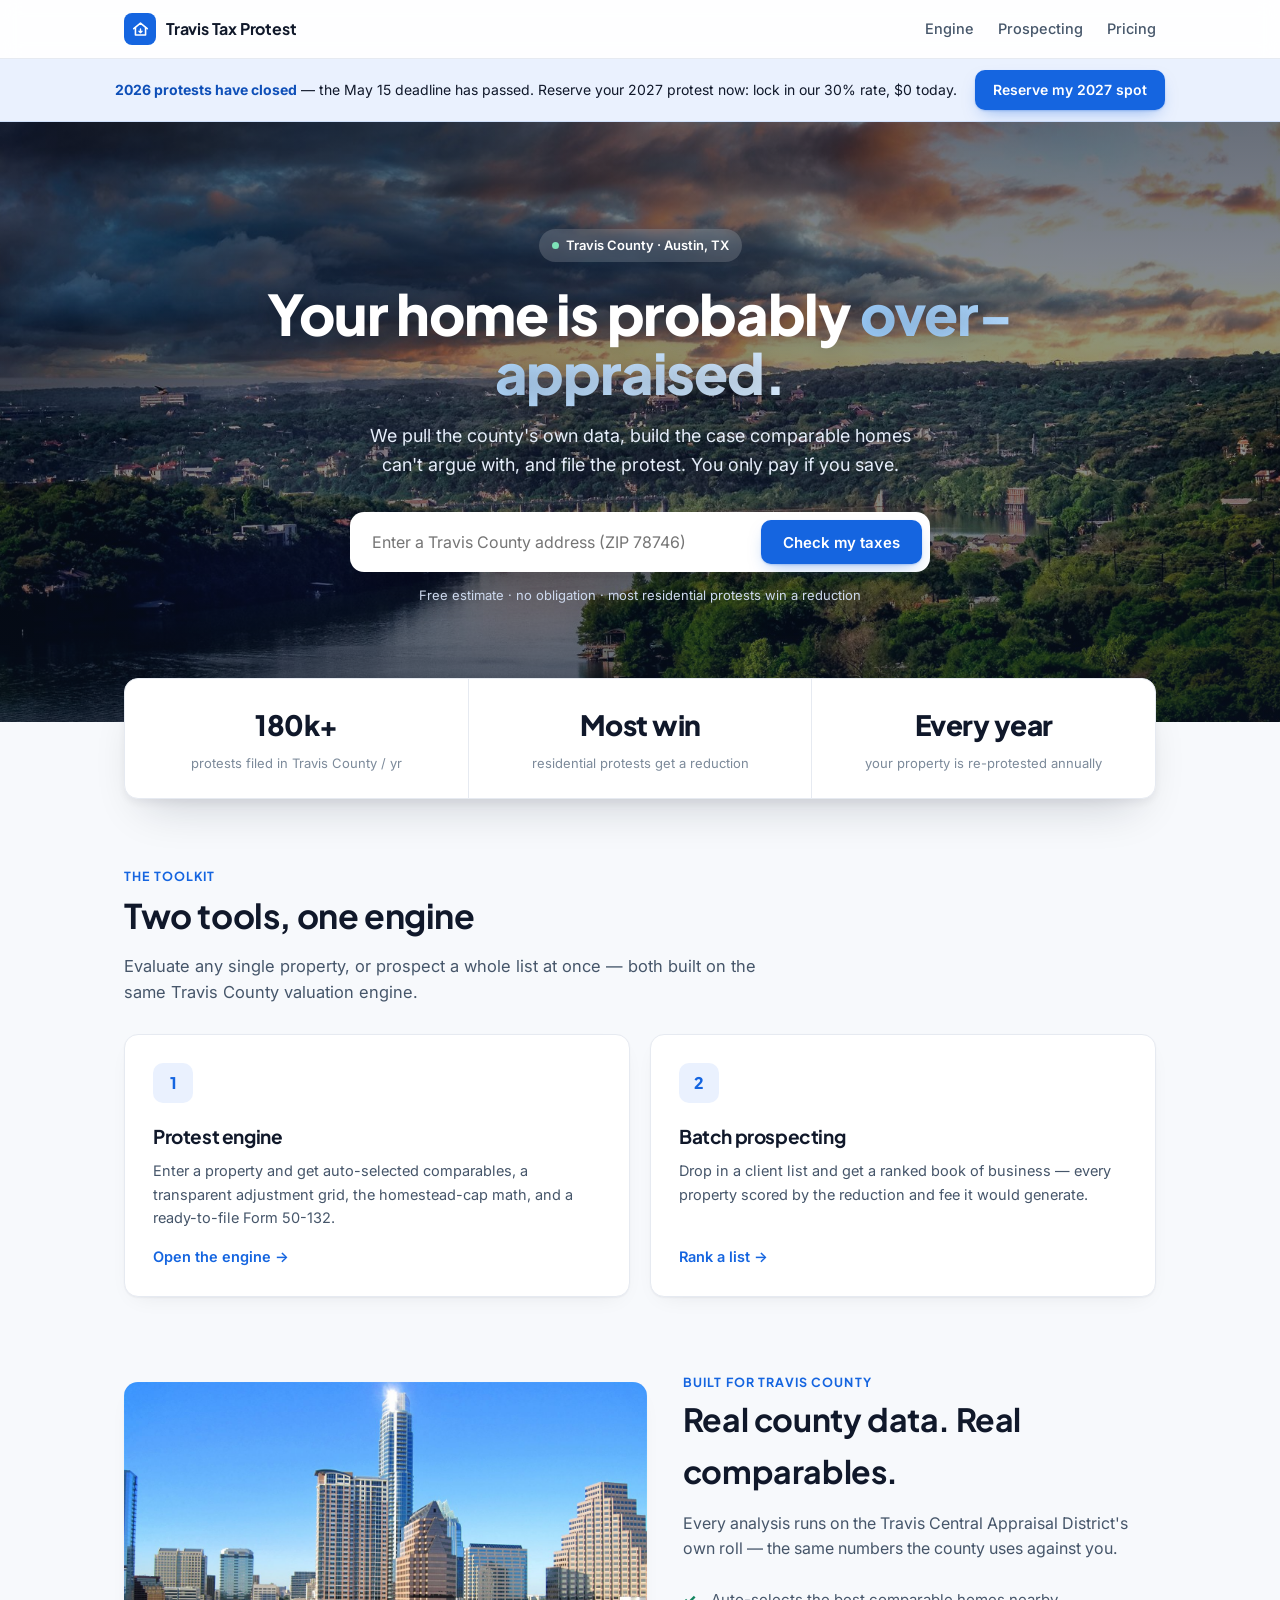
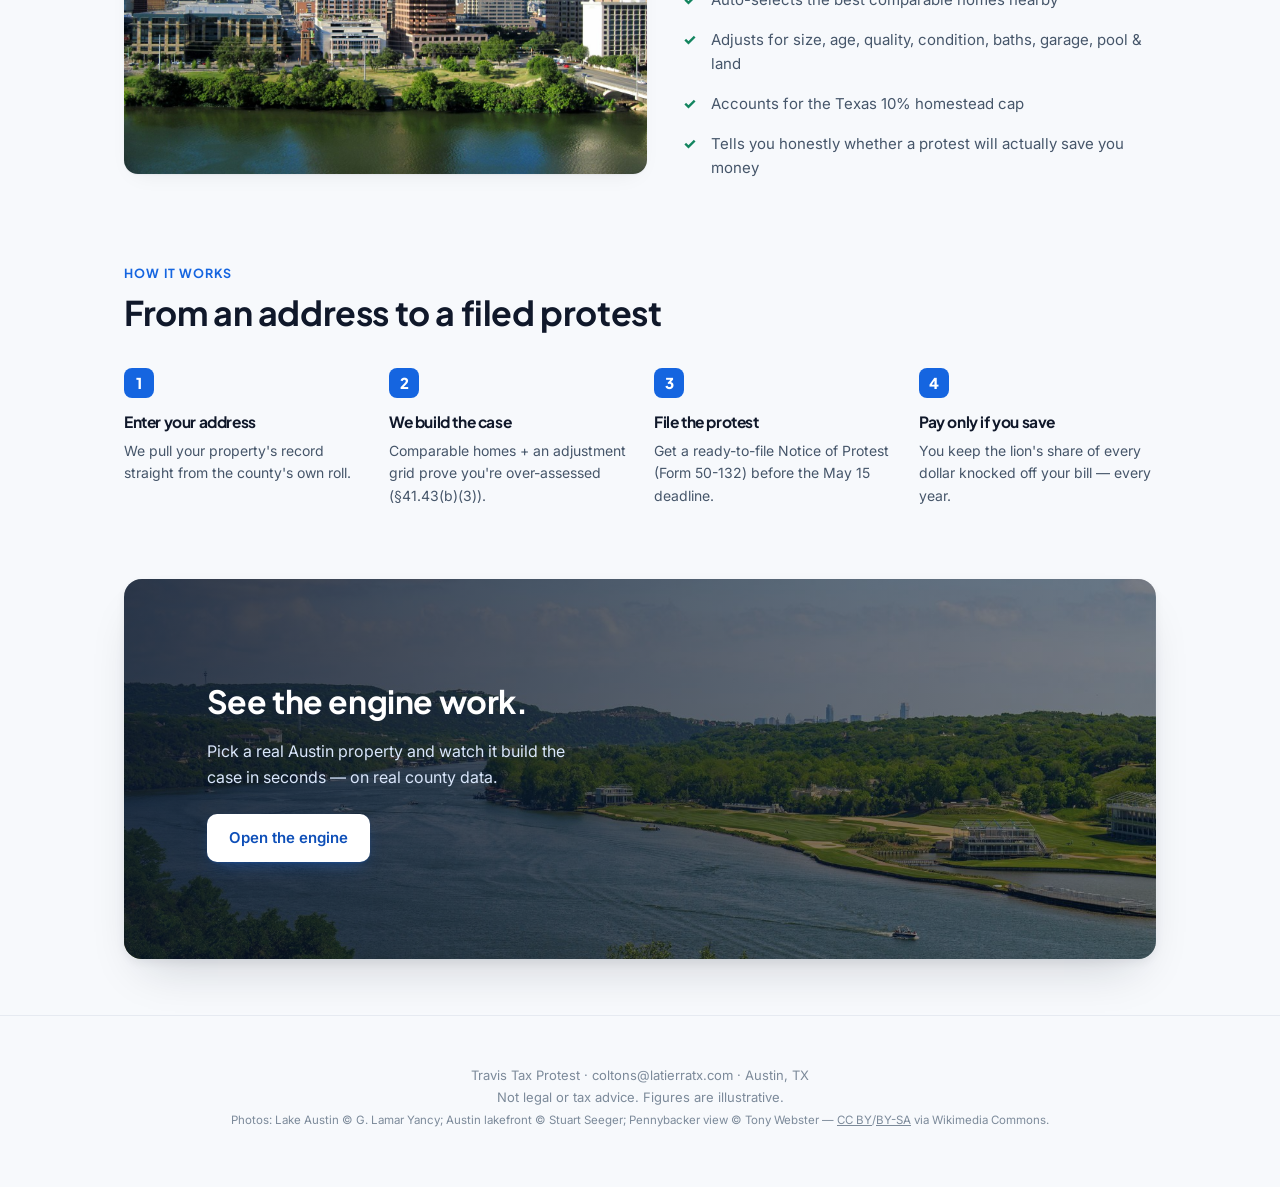
<file: index.html>
<!DOCTYPE html>
<html lang="en">
<head>
<meta charset="UTF-8" />
<meta name="viewport" content="width=device-width, initial-scale=1.0" />
<title>Travis Tax Protest</title>
<link rel="stylesheet" href="theme.css" />
<style>
  .hero { position: relative; min-height: 600px; display: flex; align-items: center; overflow: hidden; }
  .hero-bg { position: absolute; inset: 0; background-image: url(images/lake-austin.jpg); background-size: cover; background-position: center 55%; transform: scale(1.04); }
  .hero-bg::after { content: ""; position: absolute; inset: 0; background: linear-gradient(180deg, rgba(8,18,36,.62) 0%, rgba(8,18,36,.42) 45%, rgba(8,18,36,.66) 100%); }
  .hero-content { position: relative; text-align: center; padding: 86px 0 96px; width: 100%; }
  .hero-content .pill { background: rgba(255,255,255,.16); color: #fff; backdrop-filter: blur(6px); margin-bottom: 22px; }
  .hero-content .pill .dot { background: #7ee2b8; }
  .hero-content h1 { color: #fff; max-width: 840px; margin: 0 auto; text-shadow: 0 2px 24px rgba(0,0,0,.25); }
  .hero-content h1 .grad { background: linear-gradient(90deg,#9ed0ff,#d9ecff); -webkit-background-clip: text; background-clip: text; color: transparent; }
  .hero-content .lede { color: #e6eefb; max-width: 560px; margin: 20px auto 0; text-shadow: 0 1px 12px rgba(0,0,0,.3); }
  .search { max-width: 580px; margin: 32px auto 0; display: flex; gap: 8px; background: #fff; border-radius: 14px; padding: 8px; box-shadow: 0 20px 50px -16px rgba(0,0,0,.5); }
  .search input { flex: 1; border: none; outline: none; font-family: var(--font-body); font-size: 16px; padding: 12px 14px; color: var(--ink); background: transparent; }
  .search .btn { white-space: nowrap; }
  .search { position: relative; }
  .search-results { position: absolute; left: 0; right: 0; top: calc(100% + 8px); background: #fff; border-radius: 12px; box-shadow: 0 20px 50px -16px rgba(0,0,0,.5); overflow: hidden; display: none; text-align: left; z-index: 30; }
  .search-results.open { display: block; }
  .sr-item { padding: 12px 16px; cursor: pointer; border-bottom: 1px solid var(--line); display: flex; justify-content: space-between; gap: 14px; align-items: center; }
  .sr-item:last-child { border-bottom: none; }
  .sr-item:hover { background: var(--blue-soft); }
  .sr-item .a { font-size: 14px; color: var(--ink); font-weight: 500; }
  .sr-item .v { font-size: 13px; color: var(--muted); white-space: nowrap; }
  .sr-empty { padding: 13px 16px; color: var(--muted); font-size: 13.5px; text-align: left; }
  .hero-content .tiny { margin-top: 13px; font-size: 13px; color: #cdd9ee; }

  .trust { display: flex; margin-top: -44px; position: relative; z-index: 2; background: var(--surface); border: 1px solid var(--line); border-radius: var(--radius); box-shadow: var(--shadow-lg); overflow: hidden; }
  .trust .t { flex: 1; padding: 24px 18px; text-align: center; border-right: 1px solid var(--line); }
  .trust .t:last-child { border-right: none; }
  .trust .n { font-family: var(--font-display); font-size: 28px; font-weight: 800; letter-spacing: -.5px; }
  .trust .l { color: var(--muted); font-size: 13px; margin-top: 5px; }

  .tools { display: grid; grid-template-columns: repeat(2, 1fr); gap: 20px; }
  a.tool { padding: 28px; text-decoration: none; color: inherit; display: flex; flex-direction: column; }
  .tool .ic { width: 40px; height: 40px; border-radius: 10px; background: var(--blue-soft); color: var(--blue); display: grid; place-items: center; font-family: var(--font-display); font-weight: 800; font-size: 16px; margin-bottom: 18px; }
  .tool h3 { font-size: 19px; margin-bottom: 8px; }
  .tool p { color: var(--ink-soft); font-size: 14.5px; flex: 1; margin: 0 0 16px; }
  .tool .go { font-weight: 600; font-size: 14.5px; color: var(--blue); }
  .tool .go::after { content: " →"; transition: margin .18s ease; }
  a.tool:hover .go::after { margin-left: 4px; }

  .split { display: grid; grid-template-columns: 1.05fr .95fr; gap: 36px; align-items: center; }
  .split .photo-band { aspect-ratio: 4 / 3; }
  .split h2 { font-size: clamp(24px, 3.2vw, 32px); }
  .split p { color: var(--ink-soft); font-size: 16px; margin: 14px 0 0; }
  .split ul { list-style: none; padding: 0; margin: 18px 0 0; }
  .split li { padding: 8px 0 8px 28px; position: relative; color: var(--ink-soft); font-size: 15px; }
  .split li::before { content: "✓"; position: absolute; left: 0; color: var(--green); font-weight: 800; }

  .steps { display: grid; grid-template-columns: repeat(4, 1fr); gap: 28px; }
  .st .n { font-family: var(--font-display); font-weight: 800; font-size: 15px; color: #fff; background: var(--blue); width: 30px; height: 30px; border-radius: 8px; display: grid; place-items: center; margin-bottom: 12px; }
  .st h4 { font-size: 15.5px; margin-bottom: 5px; }
  .st p { color: var(--ink-soft); font-size: 14px; margin: 0; }

  .model { padding: 28px 30px; margin-top: 28px; display: grid; grid-template-columns: auto 1fr; gap: 22px; align-items: center; background: var(--grad-soft); border-color: #dbe6fb; }
  .model .badge { font-family: var(--font-display); font-weight: 700; font-size: 13px; color: var(--blue-dark); background: #fff; border: 1px solid #cfe0fb; padding: 9px 15px; border-radius: 10px; white-space: nowrap; }
  .model p { margin: 0; color: var(--ink-soft); font-size: 15px; }
  .model strong { color: var(--ink); }

  .cta-band { position: relative; margin-top: 64px; border-radius: 18px; overflow: hidden; box-shadow: var(--shadow-lg); }
  .cta-band img { width: 100%; height: 380px; object-fit: cover; object-position: center 60%; display: block; }
  .cta-band .ov { position: absolute; inset: 0; background: linear-gradient(90deg, rgba(8,20,42,.78), rgba(8,20,42,.4)); display: flex; align-items: center; }
  .cta-band .ov .inner { padding: 0 8%; max-width: 560px; }
  .cta-band h2 { color: #fff; font-size: 32px; }
  .cta-band p { color: #d9e6fb; margin: 12px 0 24px; font-size: 16px; }
  .cta-band .btn-primary { background: #fff; color: var(--blue-dark); }

  .season-bar { background: var(--blue-soft); border-bottom: 1px solid #cfe0fb; }
  .season-inner { display: flex; align-items: center; justify-content: center; gap: 18px; flex-wrap: wrap; padding: 11px 0; text-align: center; }
  .season-inner span { font-size: 14px; color: var(--ink); }
  .season-inner strong { color: var(--blue-dark); }
  .season-inner .btn { padding: 9px 18px; font-size: 14px; white-space: nowrap; }

  @media (max-width: 760px) {
    .trust { flex-direction: column; margin-top: 24px; } .trust .t { border-right: none; border-bottom: 1px solid var(--line); }
    .tools { grid-template-columns: 1fr; } .steps { grid-template-columns: 1fr 1fr; gap: 22px; }
    .model { grid-template-columns: 1fr; } .search { flex-direction: column; } .split { grid-template-columns: 1fr; }
    .cta-band img { height: 460px; }
  }
</style>
</head>
<body>

<nav class="nav">
  <div class="nav-inner">
    <a class="brand" href="index.html"><span class="brand-logo"><svg viewBox="0 0 24 24" fill="none" xmlns="http://www.w3.org/2000/svg"><path d="M3.5 11 12 4l8.5 7" stroke="#fff" stroke-width="2" stroke-linecap="round" stroke-linejoin="round"/><path d="M5.6 9.6V19h12.8V9.6" stroke="#fff" stroke-width="2" stroke-linecap="round" stroke-linejoin="round"/><path d="M12 11.4v4.8m0 0 1.9-1.9M12 16.2l-1.9-1.9" stroke="#fff" stroke-width="1.7" stroke-linecap="round" stroke-linejoin="round"/></svg></span><span class="brand-name">Travis Tax Protest</span></a>
    <div class="nav-links">
      <a href="demo.html">Engine</a>
      <a href="batch.html">Prospecting</a>
      <a href="pricing.html">Pricing</a>
    </div>
  </div>
</nav>

<!-- OFF-SEASON BANNER: hide or remove this when the 2027 protest season opens (~April 2027). -->
<div class="season-bar">
  <div class="container season-inner">
    <span><strong>2026 protests have closed</strong> — the May 15 deadline has passed. Reserve your 2027 protest now: lock in our 30% rate, $0 today.</span>
    <a class="btn btn-primary" href="start.html">Reserve my 2027 spot</a>
  </div>
</div>

<header class="hero">
  <div class="hero-bg"></div>
  <div class="hero-content">
    <div class="container">
      <span class="pill fade-up"><span class="dot"></span> Travis County · Austin, TX</span>
      <h1 class="display fade-up" style="animation-delay:.05s">Your home is probably <span class="grad">over-appraised.</span></h1>
      <p class="lede fade-up" style="animation-delay:.12s">We pull the county's own data, build the case comparable homes can't argue with, and file the protest. You only pay if you save.</p>
      <form class="search fade-up" style="animation-delay:.18s" onsubmit="return goSearch();">
        <input type="text" id="heroSearch" placeholder="Enter a Travis County address (ZIP 78746)" aria-label="Property address" autocomplete="off" />
        <button type="submit" class="btn btn-primary">Check my taxes</button>
        <div class="search-results" id="heroResults"></div>
      </form>
      <div class="tiny fade-up" style="animation-delay:.22s">Free estimate · no obligation · most residential protests win a reduction</div>
    </div>
  </div>
</header>

<div class="container">

  <div class="trust">
    <div class="t"><div class="n">180k+</div><div class="l">protests filed in Travis County / yr</div></div>
    <div class="t"><div class="n">Most win</div><div class="l">residential protests get a reduction</div></div>
    <div class="t"><div class="n">Every year</div><div class="l">your property is re-protested annually</div></div>
  </div>

  <section class="section">
    <div class="section-head">
      <span class="eyebrow">The toolkit</span>
      <h2>Two tools, one engine</h2>
      <p>Evaluate any single property, or prospect a whole list at once — both built on the same Travis County valuation engine.</p>
    </div>
    <div class="tools">
      <a class="card glass-hover tool" href="demo.html">
        <div class="ic">1</div><h3>Protest engine</h3>
        <p>Enter a property and get auto-selected comparables, a transparent adjustment grid, the homestead-cap math, and a ready-to-file Form 50-132.</p>
        <span class="go">Open the engine</span>
      </a>
      <a class="card glass-hover tool" href="batch.html">
        <div class="ic">2</div><h3>Batch prospecting</h3>
        <p>Drop in a client list and get a ranked book of business — every property scored by the reduction and fee it would generate.</p>
        <span class="go">Rank a list</span>
      </a>
    </div>
  </section>

  <section class="section">
    <div class="split">
      <div class="photo-band"><img src="images/lakefront-homes.jpg" alt="Lakefront homes on Lake Austin" loading="lazy" /></div>
      <div>
        <span class="eyebrow">Built for Travis County</span>
        <h2>Real county data. Real comparables.</h2>
        <p>Every analysis runs on the Travis Central Appraisal District's own roll — the same numbers the county uses against you.</p>
        <ul>
          <li>Auto-selects the best comparable homes nearby</li>
          <li>Adjusts for size, age, quality, condition, baths, garage, pool &amp; land</li>
          <li>Accounts for the Texas 10% homestead cap</li>
          <li>Tells you honestly whether a protest will actually save you money</li>
        </ul>
      </div>
    </div>
  </section>

  <section class="section">
    <div class="section-head">
      <span class="eyebrow">How it works</span>
      <h2>From an address to a filed protest</h2>
    </div>
    <div class="steps">
      <div class="st"><div class="n">1</div><h4>Enter your address</h4><p>We pull your property's record straight from the county's own roll.</p></div>
      <div class="st"><div class="n">2</div><h4>We build the case</h4><p>Comparable homes + an adjustment grid prove you're over-assessed (§41.43(b)(3)).</p></div>
      <div class="st"><div class="n">3</div><h4>File the protest</h4><p>Get a ready-to-file Notice of Protest (Form 50-132) before the May 15 deadline.</p></div>
      <div class="st"><div class="n">4</div><h4>Pay only if you save</h4><p>You keep the lion's share of every dollar knocked off your bill — every year.</p></div>
    </div>
  </section>

  <div class="cta-band">
    <img src="images/austin-hills.jpg" alt="The Colorado River winding through the Austin hill country" loading="lazy" />
    <div class="ov"><div class="inner">
      <h2>See the engine work.</h2>
      <p>Pick a real Austin property and watch it build the case in seconds — on real county data.</p>
      <a class="btn btn-primary" href="demo.html">Open the engine</a>
    </div></div>
  </div>
</div>

<div class="foot">
  Travis Tax Protest · coltons@latierratx.com · Austin, TX<br/>
  Not legal or tax advice. Figures are illustrative.<br/>
  <span class="credit">Photos: Lake Austin © G. Lamar Yancy; Austin lakefront © Stuart Seeger; Pennybacker view © Tony Webster — <a href="https://creativecommons.org/licenses/by/2.0/">CC BY</a>/<a href="https://creativecommons.org/licenses/by-sa/2.0/">BY-SA</a> via Wikimedia Commons.</span>
</div>

<script src="properties.js?v=3"></script>
<script>
  (function () {
    var POOL = window.PROPERTIES || [];
    var inp = document.getElementById("heroSearch"), res = document.getElementById("heroResults");
    var esc = function (s) { return String(s).replace(/[&<>"]/g, function (c) { return { "&": "&amp;", "<": "&lt;", ">": "&gt;", '"': "&quot;" }[c]; }); };
    var fmt = function (n) { return "$" + Math.round(n).toLocaleString("en-US"); };
    function close() { res.classList.remove("open"); res.innerHTML = ""; }
    function run(q) {
      q = q.trim().toLowerCase();
      if (q.length < 2) { close(); return; }
      var hits = [], i;
      for (i = 0; i < POOL.length && hits.length < 7; i++) { if (POOL[i].addr.toLowerCase().indexOf(q) !== -1) hits.push(POOL[i]); }
      if (!hits.length) { res.innerHTML = '<div class="sr-empty">No match in ZIP 78746 yet — try a street like &ldquo;Westlake&rdquo;.</div>'; res.classList.add("open"); return; }
      res.innerHTML = hits.map(function (h) { return '<div class="sr-item" data-acct="' + h.acct + '"><span class="a">' + esc(h.addr) + '</span><span class="v">' + fmt(h.marketValue) + '</span></div>'; }).join("");
      res.classList.add("open");
      [].slice.call(res.querySelectorAll(".sr-item")).forEach(function (el) { el.addEventListener("click", function () { location = "demo.html?acct=" + el.getAttribute("data-acct"); }); });
    }
    inp.addEventListener("input", function () { run(inp.value); });
    document.addEventListener("click", function (e) { if (!e.target.closest(".search")) close(); });
    window.goSearch = function () { var f = res.querySelector(".sr-item"); location = f ? "demo.html?acct=" + f.getAttribute("data-acct") : "demo.html"; return false; };
  })();
</script>
<script src="reveal.js"></script>
</body>
</html>
</file>
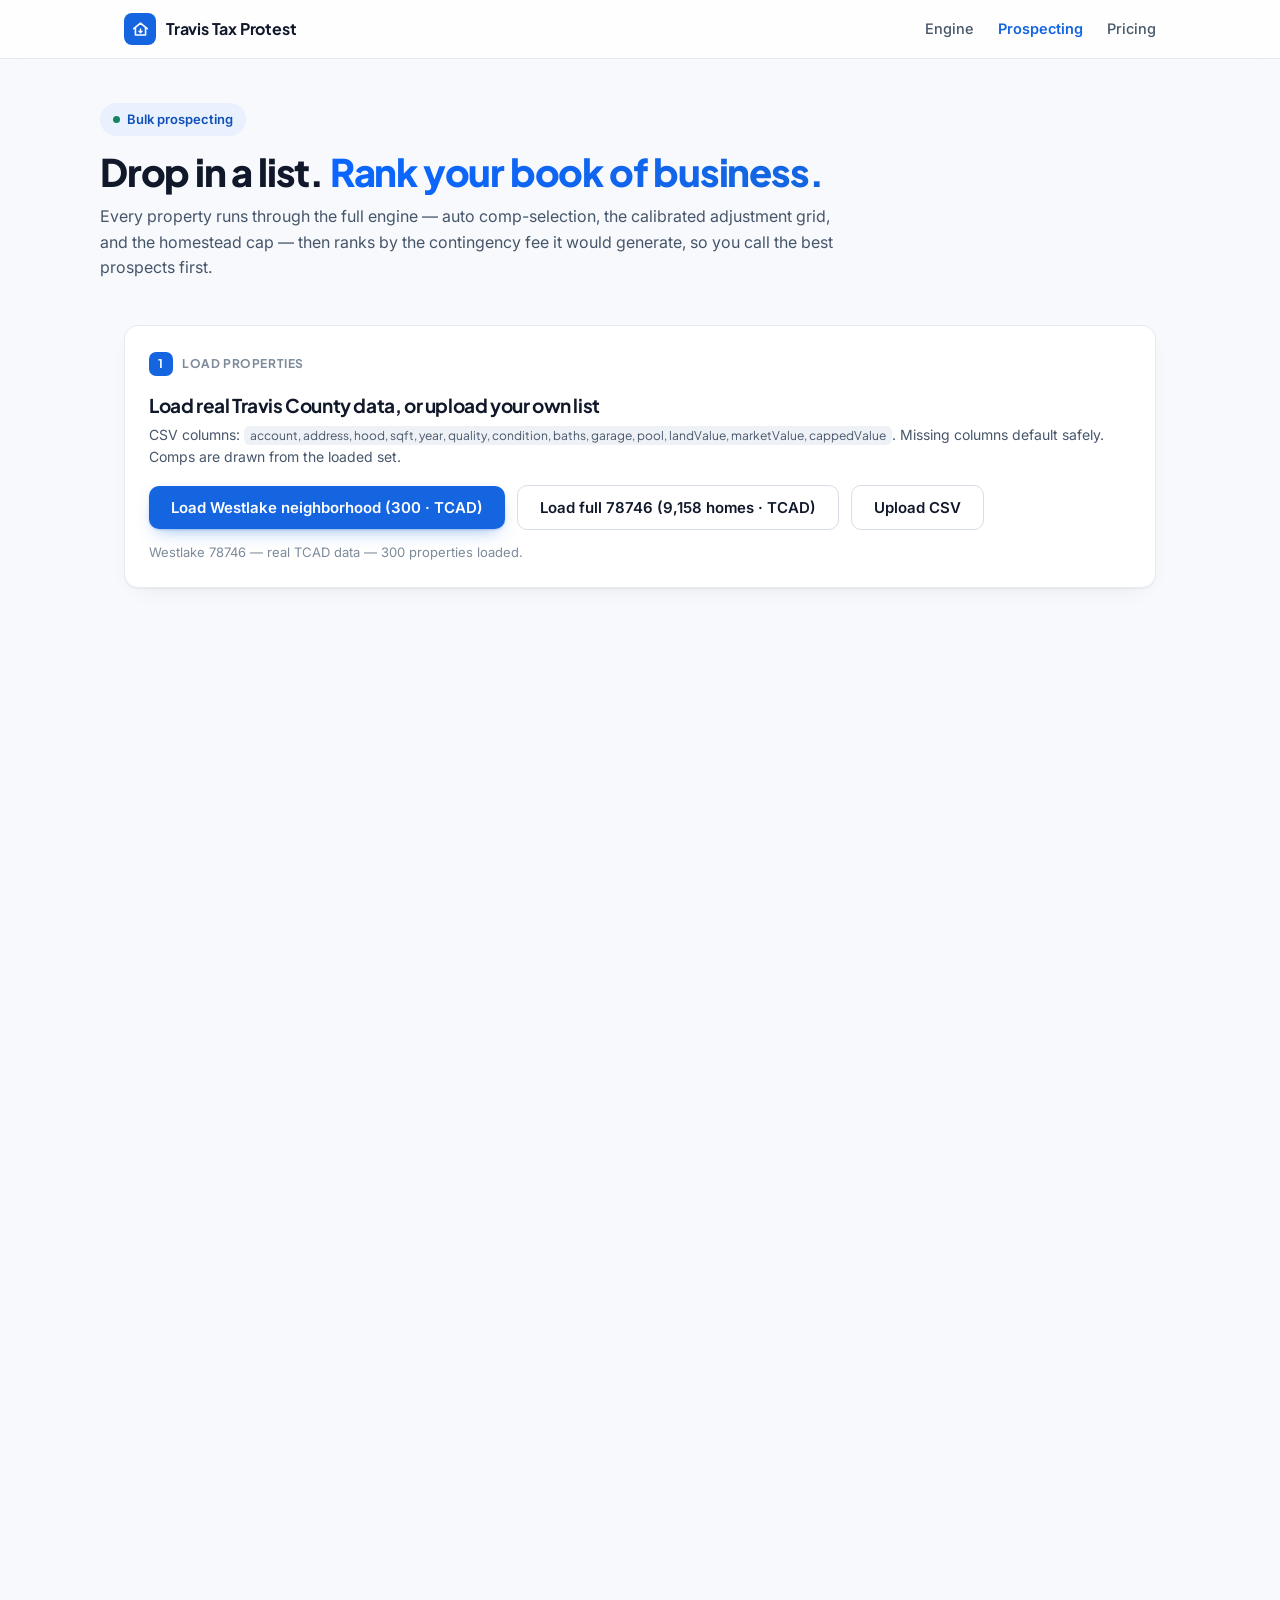
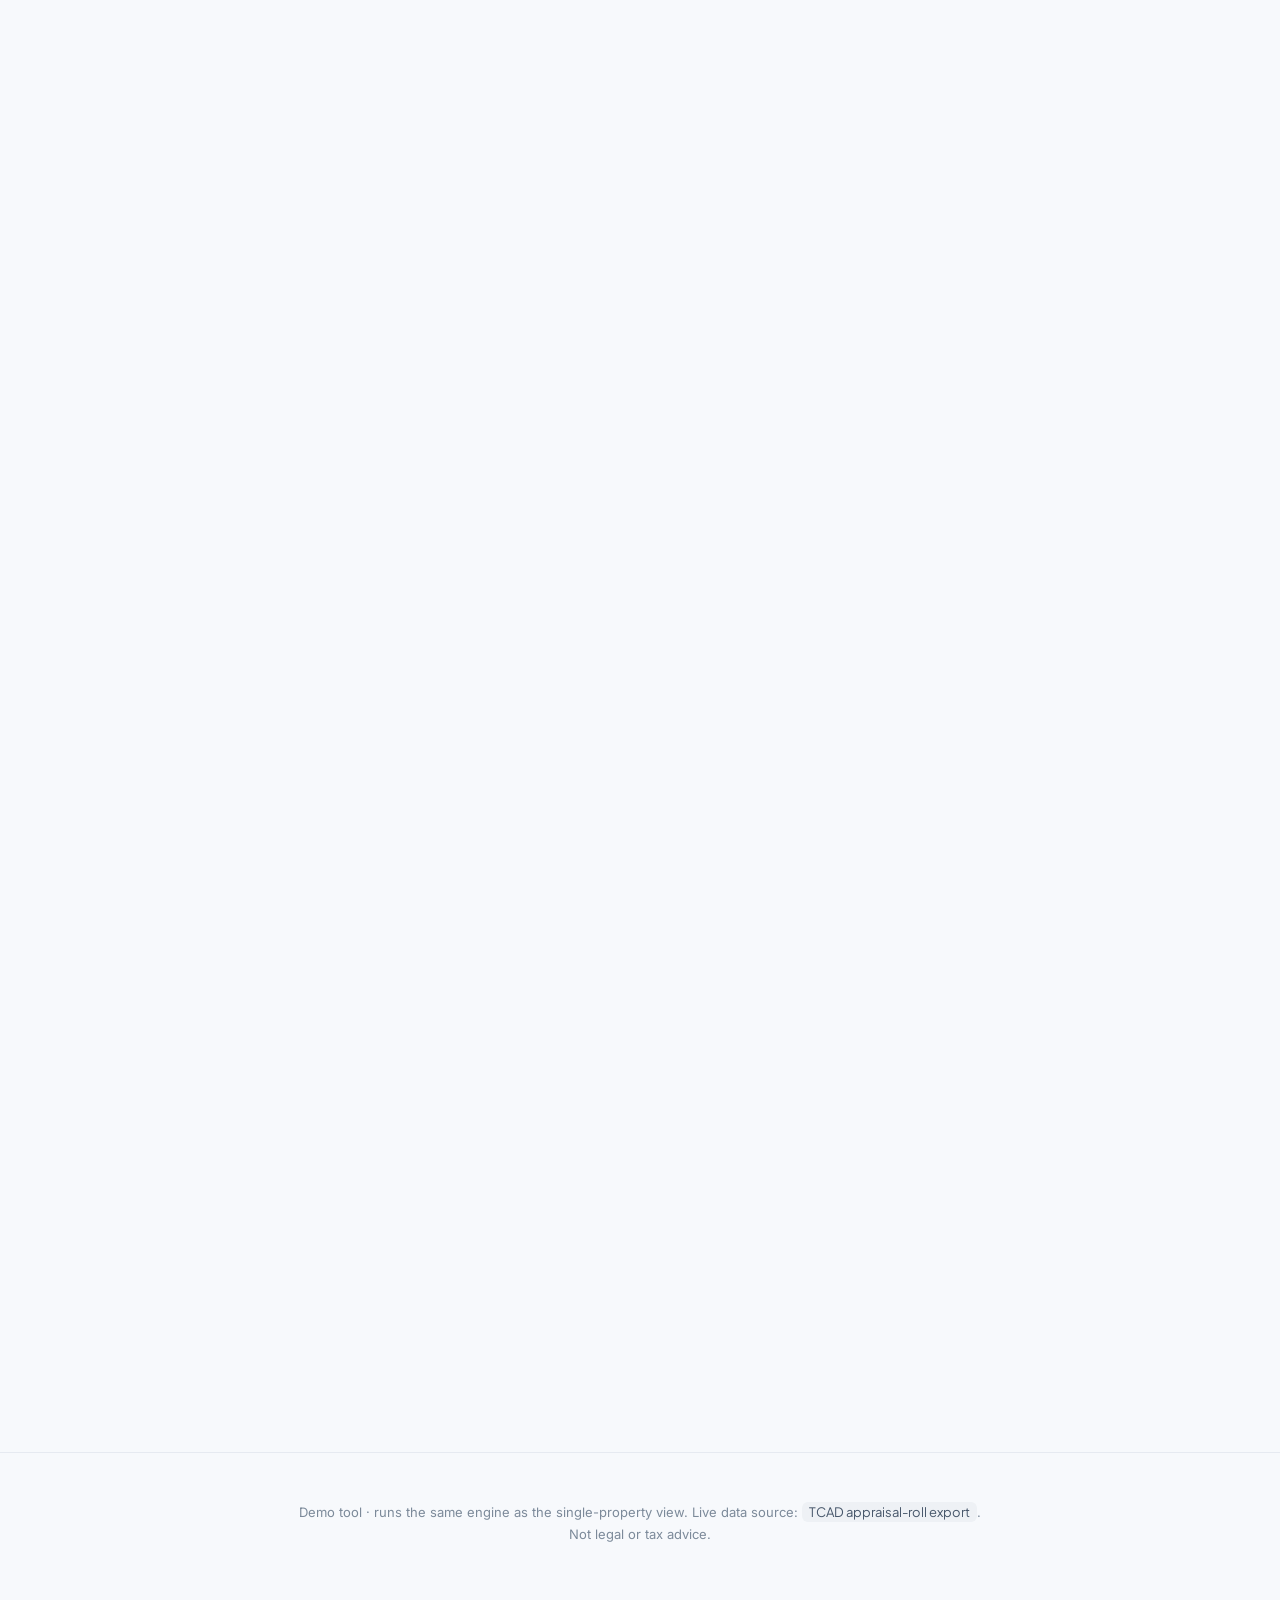
<file: batch.html>
<!DOCTYPE html>
<html lang="en">
<head>
<meta charset="UTF-8" />
<meta name="viewport" content="width=device-width, initial-scale=1.0" />
<title>Travis Tax Protest — Batch Prospecting</title>
<link rel="stylesheet" href="theme.css" />
<style>
  .hero { padding: 44px 0 8px; }
  .hero .display { font-size: clamp(28px, 4vw, 38px); max-width: 760px; }
  .hero .lede { font-size: 16px; max-width: 740px; margin-top: 12px; }

  .card { padding: 24px; margin-top: 20px; }
  .step { display: inline-flex; align-items: center; gap: 9px; font-family: var(--font-display); font-size: 12px; font-weight: 700; letter-spacing: .05em; text-transform: uppercase; color: var(--muted); margin-bottom: 14px; }
  .step b { width: 24px; height: 24px; border-radius: 7px; background: var(--blue); color: #fff; display: grid; place-items: center; font-size: 12px; }
  .card h3 { font-size: 19px; margin-bottom: 4px; }
  .card .sub { color: var(--ink-soft); font-size: 14px; margin: 0 0 16px; }
  .card .sub code { font-family: var(--font-mono); background: #eef1f5; padding: 2px 6px; border-radius: 6px; color: var(--ink-soft); font-size: 12px; }

  .uploader { display: flex; gap: 12px; flex-wrap: wrap; align-items: center; }
  input[type=file] { display: none; }
  .hint { font-size: 13px; color: var(--muted); }

  .summary { display: grid; grid-template-columns: repeat(5, 1fr); gap: 14px; }
  .scard { border-radius: 13px; padding: 18px; border: 1px solid var(--line); background: var(--surface); }
  .scard.rev { background: var(--blue-soft); border-color: #cfe0fb; }
  .scard.save { background: var(--green-soft); border-color: #cdeadd; }
  .scard .k { font-size: 11px; text-transform: uppercase; letter-spacing: .03em; color: var(--muted); font-weight: 600; }
  .scard .v { font-family: var(--font-display); font-size: 26px; font-weight: 800; letter-spacing: -.5px; margin-top: 5px; color: var(--ink); }
  .scard.save .v { color: var(--green); }

  .tbl-scroll { overflow-x: auto; border: 1px solid var(--line); border-radius: 12px; margin-top: 16px; }
  table { width: 100%; border-collapse: collapse; font-size: 12.5px; }
  th, td { text-align: right; padding: 10px 11px; border-bottom: 1px solid var(--line); white-space: nowrap; }
  th:nth-child(2), td:nth-child(2), th:nth-child(3), td:nth-child(3), th:first-child, td:first-child { text-align: left; }
  thead th { font-size: 10.5px; text-transform: uppercase; letter-spacing: .03em; color: var(--muted); font-weight: 600; position: sticky; top: 0; background: #eef2f7; }
  tbody tr:hover { background: var(--blue-soft); }
  .rank { font-weight: 800; color: var(--blue); font-variant-numeric: tabular-nums; }
  .num { font-variant-numeric: tabular-nums; }
  .fee { font-weight: 700; color: var(--ink); font-variant-numeric: tabular-nums; }
  .badge { font-size: 10.5px; font-weight: 700; padding: 3px 9px; border-radius: 999px; text-transform: uppercase; letter-spacing: .02em; }
  .badge.High { background: var(--green-soft); color: var(--green); }
  .badge.Medium { background: var(--amber-soft); color: var(--amber); }
  .badge.Low { background: #fbe9e8; color: var(--red); }
  .yes { display:inline-block; font-size: 10.5px; font-weight: 700; padding: 3px 9px; border-radius: 999px; background: var(--green-soft); color: var(--green); }
  .maybe { display:inline-block; font-size: 10.5px; font-weight: 700; padding: 3px 9px; border-radius: 999px; background: var(--amber-soft); color: var(--amber); }
  .no { display:inline-block; font-size: 10.5px; padding: 3px 9px; border-radius: 999px; background: #eef1f5; color: var(--muted); }

  .filters { display: flex; gap: 8px; flex-wrap: wrap; align-items: center; margin-top: 16px; }
  .fbtn { font-size: 12.5px; font-weight: 600; padding: 7px 14px; border-radius: 999px; border: 1px solid var(--line-2); background: #fff; color: var(--ink-soft); cursor: pointer; transition: all .15s ease; }
  .fbtn:hover { border-color: var(--blue); color: var(--blue); }
  .fbtn.on { background: var(--blue); border-color: var(--blue); color: #fff; }
  .fcount { margin-left: 6px; font-size: 13px; color: var(--muted); }

  @media (max-width: 760px) { .summary { grid-template-columns: 1fr 1fr; } }
</style>
</head>
<body>

<nav class="nav">
  <div class="nav-inner">
    <a class="brand" href="index.html"><span class="brand-logo"><svg viewBox="0 0 24 24" fill="none" xmlns="http://www.w3.org/2000/svg"><path d="M3.5 11 12 4l8.5 7" stroke="#fff" stroke-width="2" stroke-linecap="round" stroke-linejoin="round"/><path d="M5.6 9.6V19h12.8V9.6" stroke="#fff" stroke-width="2" stroke-linecap="round" stroke-linejoin="round"/><path d="M12 11.4v4.8m0 0 1.9-1.9M12 16.2l-1.9-1.9" stroke="#fff" stroke-width="1.7" stroke-linecap="round" stroke-linejoin="round"/></svg></span><span class="brand-name">Travis Tax Protest</span></a>
    <div class="nav-links">
      <a href="demo.html">Engine</a>
      <a href="batch.html" class="active">Prospecting</a>
      <a href="pricing.html">Pricing</a>
    </div>
  </div>
</nav>

<header class="hero container">
  <span class="pill"><span class="dot"></span> Bulk prospecting</span>
  <h1 class="display" style="margin-top:16px">Drop in a list. <span class="grad">Rank your book of business.</span></h1>
  <p class="lede">Every property runs through the full engine — auto comp-selection, the calibrated adjustment grid, and the homestead cap — then ranks by the contingency fee it would generate, so you call the best prospects first.</p>
</header>

<div class="container">

  <section class="card">
    <div class="step"><b>1</b> Load properties</div>
    <h3>Load real Travis County data, or upload your own list</h3>
    <p class="sub">CSV columns: <code>account, address, hood, sqft, year, quality, condition, baths, garage, pool, landValue, marketValue, cappedValue</code>. Missing columns default safely. Comps are drawn from the loaded set.</p>
    <div class="uploader">
      <button class="btn btn-primary" id="realBtn">Load Westlake neighborhood (300 · TCAD)</button>
      <button class="btn btn-ghost" id="fullBtn">Load full 78746 (9,158 homes · TCAD)</button>
      <button class="btn btn-ghost" id="uploadBtn">Upload CSV</button>
      <input type="file" id="fileInput" accept=".csv,text/csv" />
      <span class="hint" id="fileHint">No file loaded.</span>
    </div>
  </section>

  <section class="card">
    <div class="step"><b>2</b> Ranked prospects</div>
    <h3>Best opportunities first</h3>
    <p class="sub">Uses each property's actual combined taxing-unit rate; contingency fee 30% of first-year savings. <strong>Protest</strong> = year-1 cash today. <strong>Future</strong> = over-assessed but homestead-capped — no year-1 fee, but worth filing to restrain future increases. <strong>Skip</strong> = at/below the comparable median.</p>
    <div class="summary" id="summary"></div>
    <div class="filters" id="filters">
      <button class="fbtn on" data-f="all">All</button>
      <button class="fbtn" data-f="year1">Year-1 cash</button>
      <button class="fbtn" data-f="uncapped">Uncapped (full market)</button>
      <button class="fbtn" data-f="future">Capped (future)</button>
      <span class="fcount" id="fcount"></span>
    </div>
    <div class="tbl-scroll">
      <table id="resTbl"><thead><tr>
        <th>#</th><th>Account</th><th>Address</th><th>Area</th><th>Sq ft</th>
        <th>Market</th><th>Proposed</th><th>Reduction</th><th>Savings</th><th>Our fee</th><th>Cap</th><th>Conf.</th><th>Protest?</th>
      </tr></thead><tbody id="resBody"></tbody></table>
    </div>
    <div style="margin-top:16px"><button class="btn btn-ghost" id="exportBtn">Export results (CSV)</button></div>
  </section>
</div>

<div class="foot">
  Demo tool · runs the same engine as the single-property view. Live data source: <code>TCAD appraisal-roll export</code>.<br/>Not legal or tax advice.
</div>

<script src="neighborhood-real.js?v=3"></script>
<script src="properties.js?v=3"></script>
<script src="engine.js?v=4"></script>
<script>
  var fmt = function (n) { return "$" + Math.round(n).toLocaleString("en-US"); };
  var fmt0 = function (n) { return Math.round(n).toLocaleString("en-US"); };
  var rows = [];
  var filterMode = "all";

  // A home is "uncapped" when its taxable value isn't held below market by the homestead cap —
  // i.e. non-homestead, or recently bought so the cap reset to ~purchase price. Full market is
  // taxed, so a protest cuts the bill dollar-for-dollar = the cleanest year-1 cash targets.
  function matchFilter(x) {
    var r = x.r;
    if (filterMode === "year1") return r.win;
    if (filterMode === "uncapped") return x.uncapped;
    if (filterMode === "future") return r.cappedNoSavings;
    return true;
  }

  function num(v, d) { var n = parseFloat(String(v).replace(/[$,]/g, "")); return isNaN(n) ? d : n; }

  function parseCSV(text) {
    var lines = text.trim().split(/\r?\n/);
    var H = lines[0].split(",").map(function (h) { return h.trim().toLowerCase(); });
    var idx = function (name) { return H.indexOf(name); };
    var get = function (c, name) { var i = idx(name); return i >= 0 ? (c[i] || "").trim() : ""; };
    var out = [];
    for (var i = 1; i < lines.length; i++) {
      if (!lines[i].trim()) continue;
      var c = lines[i].split(",");
      var market = num(get(c, "marketvalue") || get(c, "market") || get(c, "appraised") || get(c, "assessed"), 0);
      var zip = get(c, "zip");
      out.push({
        acct: get(c, "account") || get(c, "acct"), owner: get(c, "owner"),
        addr: get(c, "address") || get(c, "addr"), zip: zip, hood: get(c, "hood") || zip || "—",
        sqft: num(get(c, "sqft"), 0), year: get(c, "year"),
        quality: num(get(c, "quality"), 3), condition: num(get(c, "condition"), 3),
        baths: num(get(c, "baths"), 2), garage: num(get(c, "garage"), 2), pool: num(get(c, "pool"), 0) ? 1 : 0,
        landValue: num(get(c, "landvalue") || get(c, "land"), 0),
        marketValue: market, cappedValue: num(get(c, "cappedvalue") || get(c, "capped"), 0) || market
      });
    }
    return out.filter(function (p) { return p.acct && p.sqft > 0 && p.marketValue > 0; });
  }

  // Value the list in chunks so a county-scale pool (9,000+) doesn't freeze the UI.
  // rank by year-1 cash (fee) first; within the zero-cash homes, biggest over-assessment first
  // so capped "future plays" sort above genuinely fair homes.
  function load(list, label) {
    var hint = document.getElementById("fileHint");
    if (!list.length) { hint.textContent = "No valid rows found — check the column headers."; return; }
    rows = [];
    var i = 0, CHUNK = (list.length > 1500) ? 100 : list.length;
    (function step() {
      var end = Math.min(i + CHUNK, list.length);
      for (; i < end; i++) {
        var p = list[i], cv = (p.cappedValue != null) ? p.cappedValue : p.marketValue;
        rows.push({ p: p, r: TTP.valuate(p, list), uncapped: cv >= p.marketValue - 1, capGapPct: Math.max(0, (p.marketValue - cv) / p.marketValue * 100) });
      }
      if (i < list.length) { hint.textContent = label + " — valuing " + i.toLocaleString() + " / " + list.length.toLocaleString() + "…"; setTimeout(step, 0); }
      else {
        rows.sort(function (a, b) { return (b.r.fee - a.r.fee) || (b.r.marketReduction - a.r.marketReduction); });
        hint.textContent = label + " — " + list.length.toLocaleString() + " properties loaded.";
        render();
      }
    })();
  }

  function render() {
    var cand = rows.filter(function (x) { return x.r.win; });
    var capped = rows.filter(function (x) { return x.r.cappedNoSavings; });
    var pipeline = cand.reduce(function (s, x) { return s + x.r.fee; }, 0);
    var clientSave = cand.reduce(function (s, x) { return s + x.r.savings; }, 0);
    document.getElementById("summary").innerHTML =
      '<div class="scard"><div class="k">Properties</div><div class="v">' + rows.length + '</div></div>' +
      '<div class="scard"><div class="k">Protest candidates</div><div class="v">' + cand.length + '</div></div>' +
      '<div class="scard"><div class="k">Capped — future play</div><div class="v">' + capped.length + '</div></div>' +
      '<div class="scard rev"><div class="k">Pipeline revenue (yr 1)</div><div class="v">' + fmt(pipeline) + '</div></div>' +
      '<div class="scard save"><div class="k">Total client savings</div><div class="v">' + fmt(clientSave) + '</div></div>';
    var view = rows.filter(matchFilter);
    var CAP = 750, shown = view.slice(0, CAP);
    document.getElementById("fcount").textContent = view.length > CAP
      ? "Showing top " + CAP + " of " + view.length.toLocaleString() + " — export for the full list"
      : "Showing " + view.length + " of " + rows.length.toLocaleString();
    document.getElementById("resBody").innerHTML = shown.map(function (x, i) {
      var p = x.p, r = x.r;
      return '<tr>' +
        '<td class="rank">' + (i + 1) + '</td><td>' + p.acct + '</td><td>' + p.addr.split(",")[0] + '</td><td>' + p.hood + '</td>' +
        '<td class="num">' + fmt0(p.sqft) + '</td><td class="num">' + fmt(p.marketValue) + '</td><td class="num">' + fmt(r.proposed) + '</td>' +
        '<td class="num">' + (r.marketReduction > 0 ? fmt(r.marketReduction) : "—") + '</td>' +
        '<td class="num">' + (r.savings > 0 ? fmt(r.savings) : "—") + '</td>' +
        '<td class="fee">' + (r.fee > 0 ? fmt(r.fee) : "—") + '</td>' +
        '<td>' + (x.uncapped ? '<span class="yes">Full market</span>' : '<span class="maybe">Capped -' + Math.round(x.capGapPct) + '%</span>') + '</td>' +
        '<td><span class="badge ' + r.confidence.level + '">' + r.confidence.level + '</span></td>' +
        '<td>' + (r.win ? '<span class="yes">Protest</span>' : r.cappedNoSavings ? '<span class="maybe">Future</span>' : '<span class="no">Skip</span>') + '</td></tr>';
    }).join("");
  }

  function csvq(s) { return '"' + String(s).replace(/"/g, '""') + '"'; }
  function pitchFor(p, r) {
    var pct = (r.marketReduction / r.marketValue * 100).toFixed(1);
    if (r.win) return "Travis County appraises this home at " + fmt(p.marketValue) + " — about " + pct + "% above comparable homes nearby. We can likely cut about " + fmt(r.savings) + "/yr off the property-tax bill; you pay nothing unless we win.";
    if (r.cappedNoSavings) return "Appraised " + pct + "% above comparable homes. The homestead cap blocks year-1 savings, but a protest restrains future increases (~" + fmt(r.futureSavings) + "/yr once the cap catches up).";
    return "";
  }
  function exportCSV() {
    var view = rows.filter(matchFilter);
    if (!view.length) return;
    var head = "rank,account,owner,address,hood,sqft,market_value,proposed,over_assessed_pct,market_reduction,taxable_reduction,savings,fee,future_savings,cap_status,cap_gap_pct,confidence,status,pitch";
    var body = view.map(function (x, i) {
      var p = x.p, r = x.r;
      return [i + 1, p.acct, csvq(p.owner || ""), csvq(p.addr), p.hood, p.sqft, Math.round(p.marketValue), Math.round(r.proposed),
        (r.marketReduction / r.marketValue * 100).toFixed(1), Math.round(r.marketReduction), Math.round(r.taxableReduction),
        Math.round(r.savings), Math.round(r.fee), Math.round(r.futureSavings), x.uncapped ? "uncapped" : "capped", Math.round(x.capGapPct),
        r.confidence.level, r.win ? "protest" : r.cappedNoSavings ? "future" : "skip", csvq(pitchFor(p, r))].join(",");
    }).join("\n");
    var blob = new Blob([head + "\n" + body], { type: "text/csv" });
    var a = document.createElement("a"); a.href = URL.createObjectURL(blob); a.download = "protest-prospects-" + filterMode + ".csv"; a.click();
  }

  [].forEach.call(document.querySelectorAll("#filters .fbtn"), function (b) {
    b.addEventListener("click", function () {
      filterMode = b.getAttribute("data-f");
      [].forEach.call(document.querySelectorAll("#filters .fbtn"), function (x) { x.classList.toggle("on", x === b); });
      render();
    });
  });

  document.getElementById("uploadBtn").addEventListener("click", function () { document.getElementById("fileInput").click(); });
  document.getElementById("fileInput").addEventListener("change", function (e) {
    var f = e.target.files[0]; if (!f) return;
    var reader = new FileReader(); reader.onload = function (ev) { load(parseCSV(ev.target.result), f.name); }; reader.readAsText(f);
  });
  document.getElementById("realBtn").addEventListener("click", function () { load(window.NB_REAL.slice(), "Westlake 78746 — real TCAD data"); });
  document.getElementById("fullBtn").addEventListener("click", function () {
    if (!window.PROPERTIES) { document.getElementById("fileHint").textContent = "Full dataset still loading — try again in a moment."; return; }
    load(window.PROPERTIES.slice(), "Full 78746 — real TCAD data");
  });
  document.getElementById("exportBtn").addEventListener("click", exportCSV);

  load(window.NB_REAL.slice(), "Westlake 78746 — real TCAD data");
</script>
<script src="reveal.js"></script>
</body>
</html>
</file>
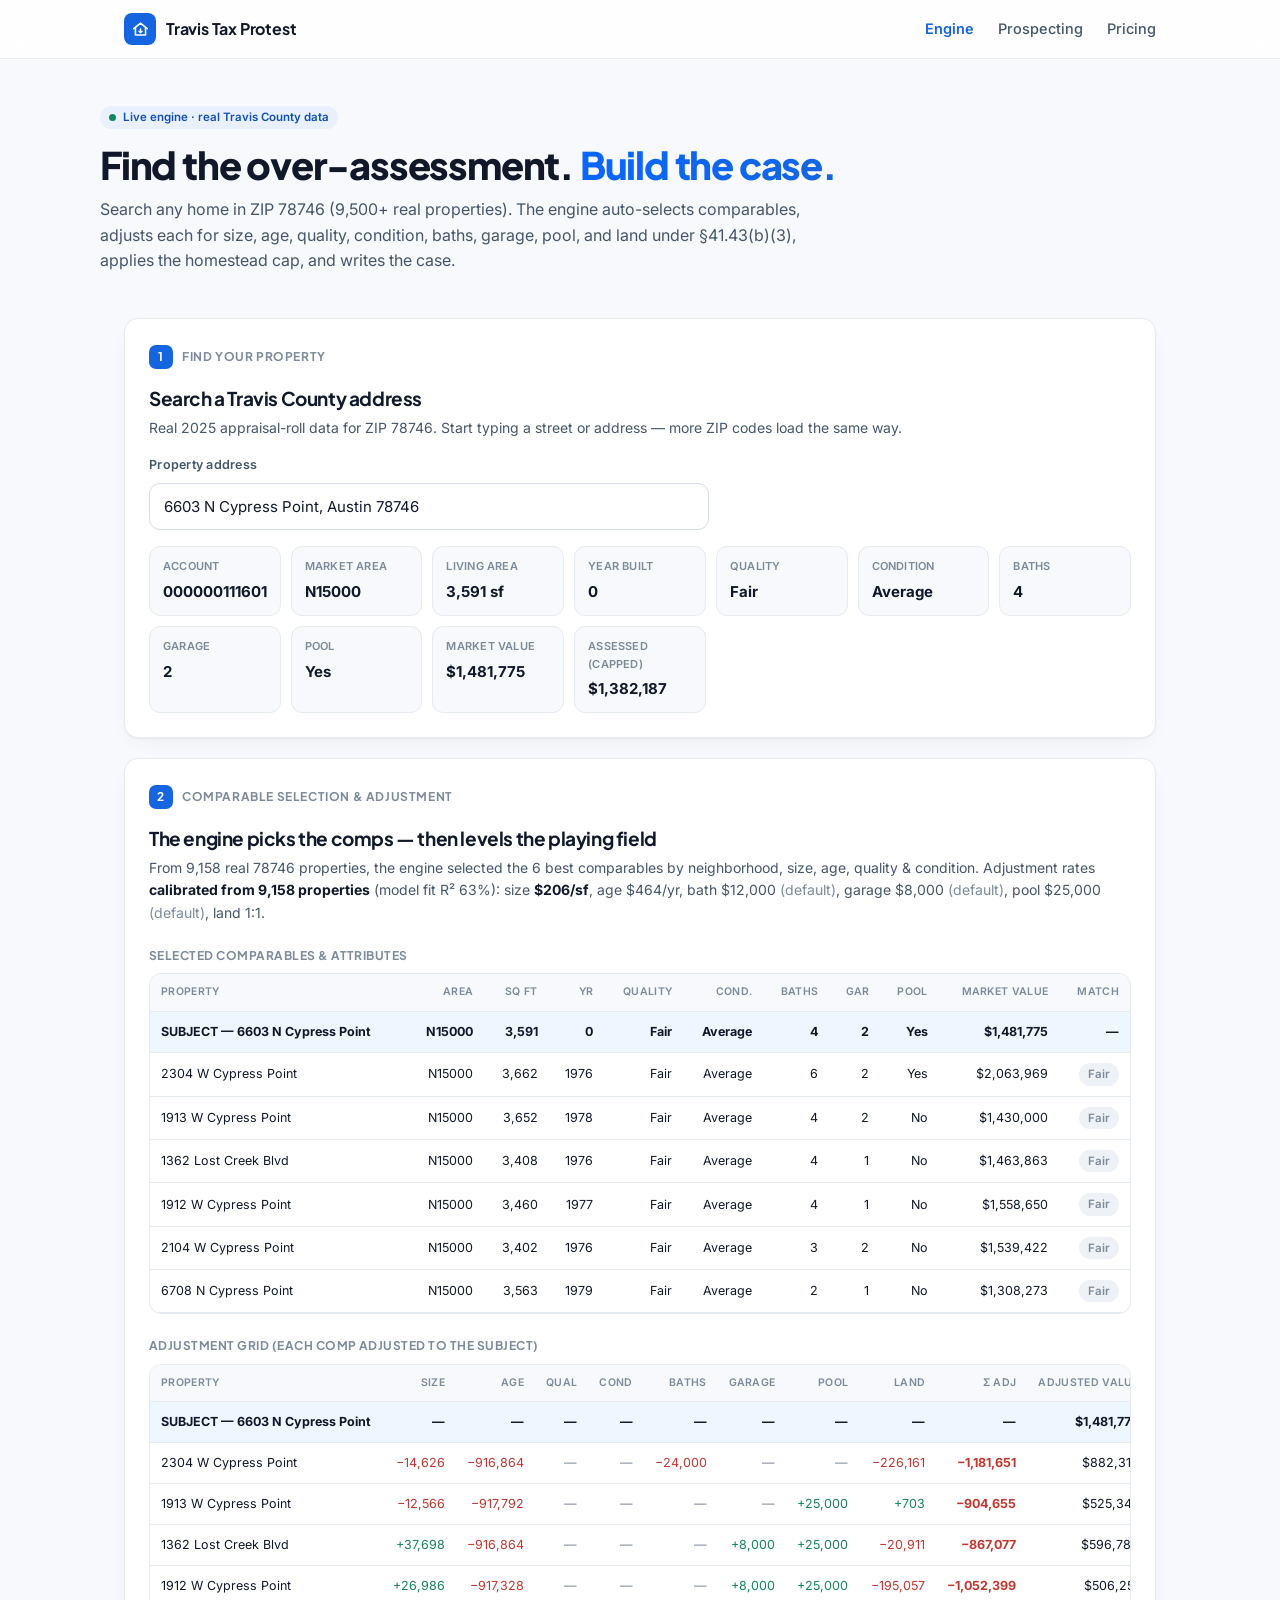
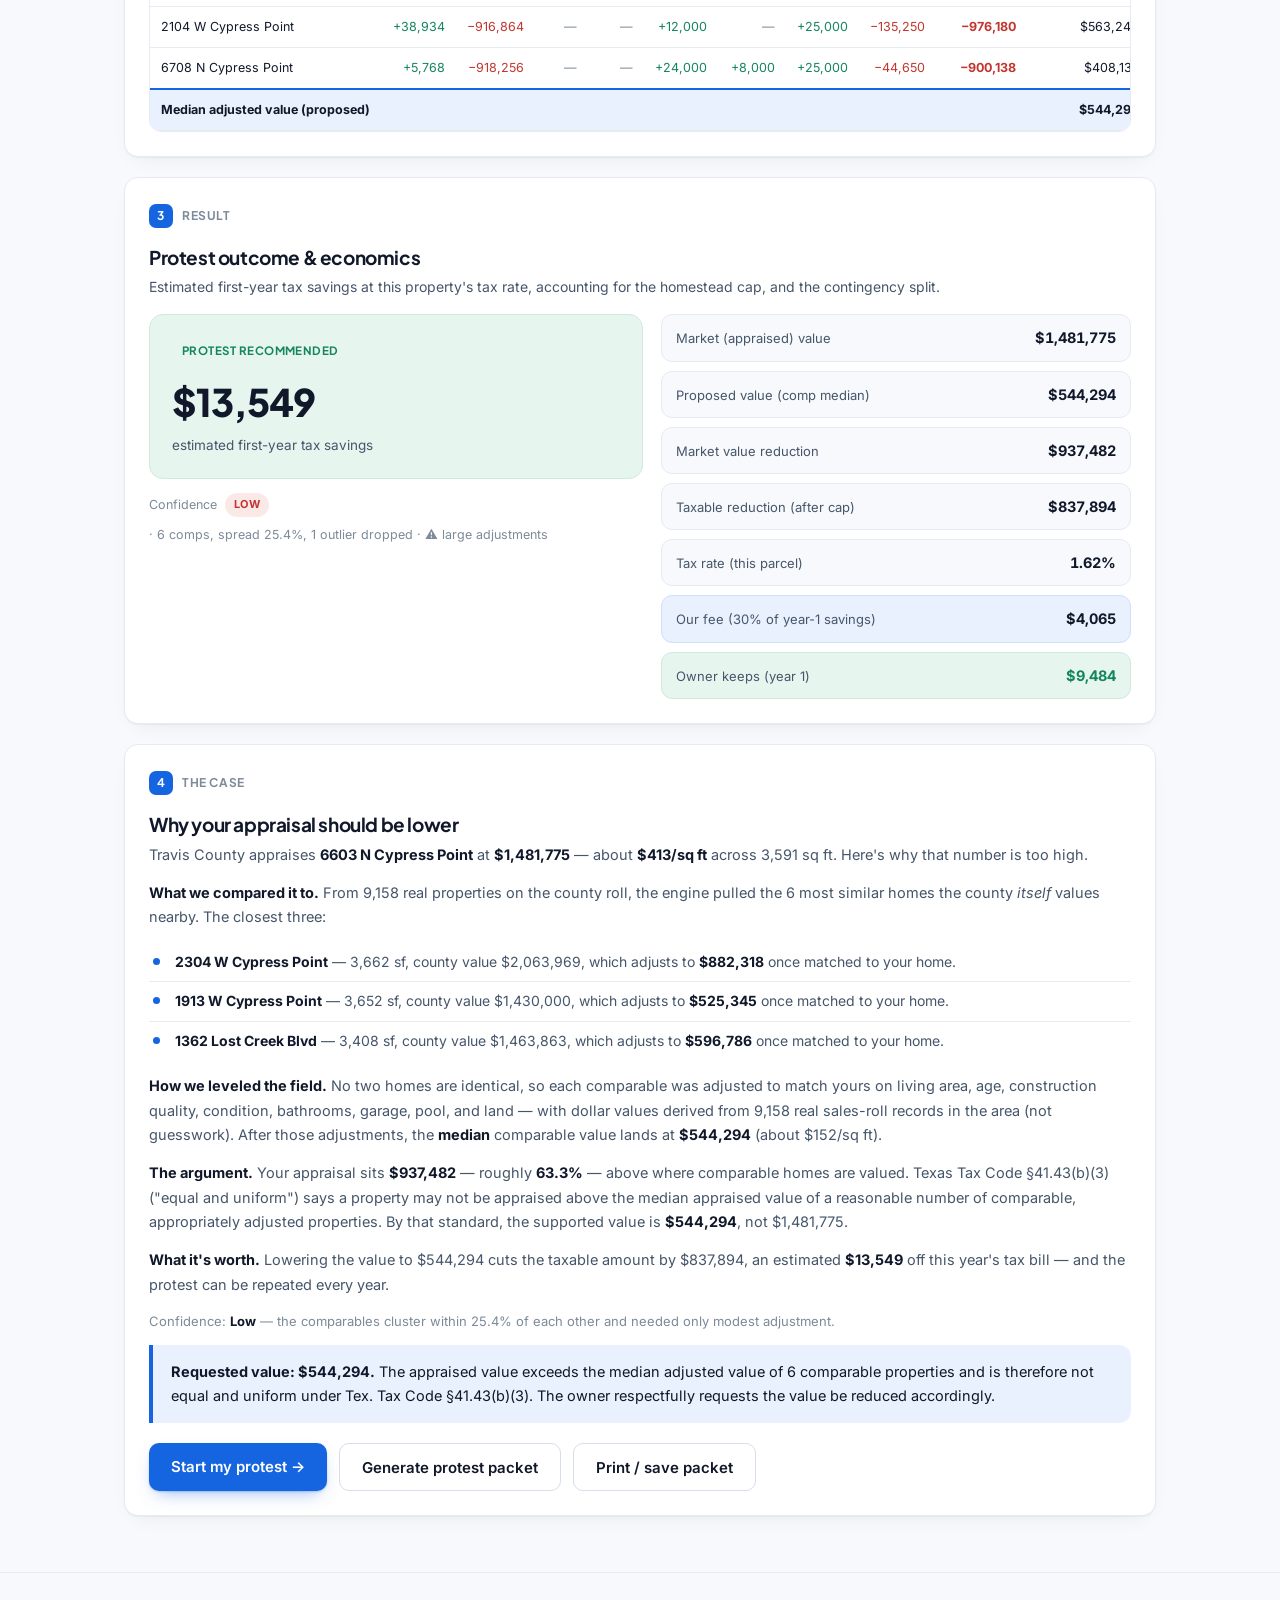
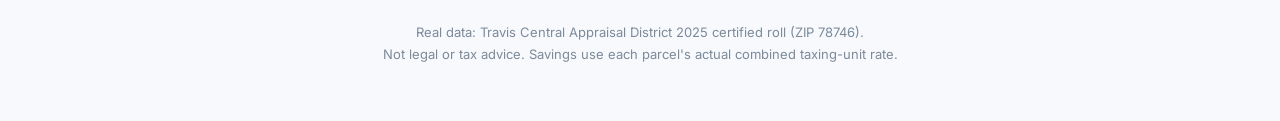
<file: demo.html>
<!DOCTYPE html>
<html lang="en">
<head>
<meta charset="UTF-8" />
<meta name="viewport" content="width=device-width, initial-scale=1.0" />
<title>Travis Tax Protest — Protest Engine</title>
<link rel="stylesheet" href="theme.css" />
<style>
  .hero { padding: 44px 0 8px; }
  .hero .display { font-size: clamp(28px, 4vw, 38px); max-width: 760px; }
  .hero .lede { font-size: 16px; max-width: 720px; margin-top: 12px; }

  .card { padding: 24px; margin-top: 20px; }
  .step { display: inline-flex; align-items: center; gap: 9px; font-family: var(--font-display); font-size: 12px; font-weight: 700; letter-spacing: .05em; text-transform: uppercase; color: var(--muted); margin-bottom: 14px; }
  .step b { width: 24px; height: 24px; border-radius: 7px; background: var(--blue); color: #fff; display: grid; place-items: center; font-size: 12px; }
  .card h3 { font-size: 19px; margin-bottom: 4px; }
  .card .sub { color: var(--ink-soft); font-size: 14px; margin: 0 0 16px; }
  .card .sub strong { color: var(--ink); }
  .tbl-title { font-family: var(--font-display); font-size: 12px; font-weight: 700; letter-spacing: .04em; text-transform: uppercase; color: var(--muted); margin: 22px 0 8px; }

  .search-wrap { position: relative; max-width: 560px; }
  .search-results { position: absolute; left: 0; right: 0; top: calc(100% + 6px); background: var(--surface); border: 1px solid var(--line-2); border-radius: 12px; box-shadow: var(--shadow-lg); z-index: 30; max-height: 340px; overflow-y: auto; display: none; }
  .search-results.open { display: block; }
  .sr-item { padding: 11px 14px; cursor: pointer; border-bottom: 1px solid var(--line); display: flex; justify-content: space-between; gap: 14px; align-items: center; }
  .sr-item:last-child { border-bottom: none; }
  .sr-item:hover, .sr-item.active { background: var(--blue-soft); }
  .sr-item .a { font-size: 14px; color: var(--ink); font-weight: 500; }
  .sr-item .v { font-size: 13px; color: var(--muted); white-space: nowrap; font-variant-numeric: tabular-nums; }
  .sr-empty { padding: 13px 14px; color: var(--muted); font-size: 13.5px; }

  .subject-grid { display: grid; grid-template-columns: repeat(auto-fit, minmax(120px, 1fr)); gap: 10px; margin-top: 16px; }
  .stat { background: var(--bg); border: 1px solid var(--line); border-radius: 11px; padding: 11px 13px; }
  .stat .k { font-size: 11px; color: var(--muted); font-weight: 600; text-transform: uppercase; letter-spacing: .02em; }
  .stat .v { font-size: 15px; font-weight: 700; margin-top: 4px; color: var(--ink); }

  .tbl-scroll { overflow-x: auto; border: 1px solid var(--line); border-radius: 12px; }
  table { width: 100%; border-collapse: collapse; font-size: 12.5px; }
  th, td { text-align: right; padding: 10px 11px; border-bottom: 1px solid var(--line); white-space: nowrap; }
  th:first-child, td:first-child { text-align: left; }
  thead th { font-size: 10.5px; text-transform: uppercase; letter-spacing: .03em; color: var(--muted); font-weight: 600; background: var(--bg); }
  tbody tr:hover { background: var(--blue-soft); }
  .subject-row { background: #eef6ff !important; font-weight: 700; color: var(--ink); }
  .median-row td { border-top: 2px solid var(--blue); font-weight: 700; background: var(--blue-soft); }
  .adj-pos { color: var(--green); } .adj-neg { color: var(--red); } .adj-zero { color: var(--muted); }
  .pill { font-size: 11.5px; font-weight: 600; padding: 2px 9px; border-radius: 999px; }
  .pill.strong { background: var(--green-soft); color: var(--green); }
  .pill.good { background: var(--blue-soft); color: var(--blue-dark); }
  .pill.fair { background: #eef1f5; color: var(--muted); }

  .result-grid { display: grid; grid-template-columns: 1.05fr 1fr; gap: 18px; }
  .verdict { border-radius: 14px; padding: 22px; border: 1px solid; }
  .verdict.win { background: var(--green-soft); border-color: #cdeadd; }
  .verdict.nowin { background: var(--amber-soft); border-color: #f0e0bd; }
  .verdict .tag { font-family: var(--font-display); font-size: 11.5px; font-weight: 700; letter-spacing: .04em; text-transform: uppercase; }
  .verdict.win .tag { color: var(--green); } .verdict.nowin .tag { color: var(--amber); }
  .verdict .big { font-family: var(--font-display); font-size: 38px; font-weight: 800; letter-spacing: -1px; margin: 8px 0 2px; color: var(--ink); }
  .verdict .lil { font-size: 13.5px; color: var(--ink-soft); }
  .conf { margin-top: 14px; font-size: 12.5px; color: var(--muted); display: flex; align-items: center; gap: 8px; flex-wrap: wrap; }
  .conf .badge { font-size: 11px; font-weight: 700; padding: 3px 9px; border-radius: 999px; text-transform: uppercase; letter-spacing: .03em; }
  .conf .High { background: var(--green-soft); color: var(--green); }
  .conf .Medium { background: var(--amber-soft); color: var(--amber); }
  .conf .Low { background: #fbe9e8; color: var(--red); }

  .breakdown { display: flex; flex-direction: column; gap: 9px; }
  .brow { display: flex; justify-content: space-between; align-items: baseline; padding: 11px 14px; background: var(--bg); border: 1px solid var(--line); border-radius: 11px; }
  .brow .bk { font-size: 13px; color: var(--ink-soft); }
  .brow .bv { font-weight: 700; font-size: 14.5px; color: var(--ink); font-variant-numeric: tabular-nums; }
  .brow.fee { background: var(--blue-soft); border-color: #cfe0fb; }
  .brow.net { background: var(--green-soft); border-color: #cdeadd; }
  .brow.net .bv { color: var(--green); }

  .note { margin-top: 16px; padding: 14px 16px; border-radius: 12px; font-size: 13px; background: var(--amber-soft); border: 1px solid #f0e0bd; color: #7a5418; }
  .note strong { color: var(--amber); }

  .narrative p { color: var(--ink-soft); font-size: 14.5px; line-height: 1.7; margin: 0 0 13px; }
  .narrative strong { color: var(--ink); }
  .narrative .looked { margin: 0 0 14px; padding: 0; list-style: none; }
  .narrative .looked li { padding: 8px 0 8px 26px; position: relative; font-size: 14px; color: var(--ink-soft); border-bottom: 1px solid var(--line); }
  .narrative .looked li:last-child { border-bottom: none; }
  .narrative .looked li::before { content: ""; position: absolute; left: 4px; top: 15px; width: 7px; height: 7px; border-radius: 50%; background: var(--blue); }
  .narrative .quote { background: var(--blue-soft); border-left: 4px solid var(--blue); padding: 15px 18px; border-radius: 0 12px 12px 0; color: var(--ink); font-size: 14.5px; line-height: 1.65; margin-top: 4px; }

  .actions { margin-top: 20px; display: flex; gap: 12px; flex-wrap: wrap; }

  #packet { display: none; }
  .packet-doc { border: 1px solid var(--line); border-radius: 14px; overflow: hidden; }
  .dochead { background: var(--bg); padding: 16px 20px; border-bottom: 1px solid var(--line); }
  .dochead h4 { font-size: 15px; } .dochead span { font-size: 12px; color: var(--muted); }
  .form-grid { display: grid; grid-template-columns: 1fr 1fr; }
  .ff { padding: 13px 20px; border-bottom: 1px solid var(--line); }
  .ff:nth-child(odd) { border-right: 1px solid var(--line); }
  .ff .fk { font-size: 10.5px; text-transform: uppercase; letter-spacing: .03em; color: var(--muted); font-weight: 600; }
  .ff .fv { font-size: 14.5px; font-weight: 700; margin-top: 4px; color: var(--ink); }
  .ff.full { grid-column: 1 / -1; border-right: none; }
  .checks { padding: 14px 20px; }
  .chk { display: flex; gap: 10px; align-items: flex-start; padding: 7px 0; font-size: 13.5px; color: var(--ink-soft); }
  .chk .box { width: 18px; height: 18px; border-radius: 5px; background: var(--blue); display: grid; place-items: center; flex: none; margin-top: 1px; color: #fff; font-weight: 800; font-size: 11px; }
  .chk strong { color: var(--ink); }
  .argument { padding: 16px 20px; background: var(--bg); font-size: 13.5px; color: var(--ink-soft); border-top: 1px solid var(--line); }
  .argument strong { color: var(--ink); }

  @media (max-width: 760px) { .result-grid { grid-template-columns: 1fr; } .form-grid { grid-template-columns: 1fr; } .ff:nth-child(odd) { border-right: none; } }
  @media print { .nav, .hero, #step1, #step2, #step3, #narrativeCard, .actions, .foot { display: none !important; } #packet { display: block !important; } }
</style>
</head>
<body>

<nav class="nav">
  <div class="nav-inner">
    <a class="brand" href="index.html"><span class="brand-logo"><svg viewBox="0 0 24 24" fill="none" xmlns="http://www.w3.org/2000/svg"><path d="M3.5 11 12 4l8.5 7" stroke="#fff" stroke-width="2" stroke-linecap="round" stroke-linejoin="round"/><path d="M5.6 9.6V19h12.8V9.6" stroke="#fff" stroke-width="2" stroke-linecap="round" stroke-linejoin="round"/><path d="M12 11.4v4.8m0 0 1.9-1.9M12 16.2l-1.9-1.9" stroke="#fff" stroke-width="1.7" stroke-linecap="round" stroke-linejoin="round"/></svg></span><span class="brand-name">Travis Tax Protest</span></a>
    <div class="nav-links">
      <a href="demo.html" class="active">Engine</a>
      <a href="batch.html">Prospecting</a>
      <a href="pricing.html">Pricing</a>
    </div>
  </div>
</nav>

<header class="hero container">
  <span class="pill"><span class="dot"></span> Live engine · real Travis County data</span>
  <h1 class="display" style="margin-top:16px">Find the over-assessment. <span class="grad">Build the case.</span></h1>
  <p class="lede">Search any home in ZIP 78746 (9,500+ real properties). The engine auto-selects comparables, adjusts each for size, age, quality, condition, baths, garage, pool, and land under §41.43(b)(3), applies the homestead cap, and writes the case.</p>
</header>

<div class="container">

  <section class="card" id="step1">
    <div class="step"><b>1</b> Find your property</div>
    <h3>Search a Travis County address</h3>
    <p class="sub">Real 2025 appraisal-roll data for ZIP 78746. Start typing a street or address — more ZIP codes load the same way.</p>
    <label class="field-label" for="searchInput">Property address</label>
    <div class="search-wrap">
      <input class="field" id="searchInput" placeholder="e.g. 1100 Havre Lafitte Dr" autocomplete="off" />
      <div class="search-results" id="searchResults"></div>
    </div>
    <div class="subject-grid" id="subjectStats"></div>
  </section>

  <section class="card" id="step2">
    <div class="step"><b>2</b> Comparable Selection &amp; Adjustment</div>
    <h3>The engine picks the comps — then levels the playing field</h3>
    <p class="sub" id="methodNote"></p>
    <div class="tbl-title">Selected comparables &amp; attributes</div>
    <div class="tbl-scroll">
      <table id="attrTbl"><thead><tr>
        <th>Property</th><th>Area</th><th>Sq ft</th><th>Yr</th><th>Quality</th><th>Cond.</th>
        <th>Baths</th><th>Gar</th><th>Pool</th><th>Market value</th><th>Match</th>
      </tr></thead><tbody id="attrBody"></tbody></table>
    </div>
    <div class="tbl-title">Adjustment grid (each comp adjusted to the subject)</div>
    <div class="tbl-scroll">
      <table id="adjTbl"><thead><tr>
        <th>Property</th><th>Size</th><th>Age</th><th>Qual</th><th>Cond</th>
        <th>Baths</th><th>Garage</th><th>Pool</th><th>Land</th><th>&Sigma; Adj</th><th>Adjusted value</th>
      </tr></thead><tbody id="adjBody"></tbody></table>
    </div>
  </section>

  <section class="card" id="step3">
    <div class="step"><b>3</b> Result</div>
    <h3>Protest outcome &amp; economics</h3>
    <p class="sub">Estimated first-year tax savings at this property's tax rate, accounting for the homestead cap, and the contingency split.</p>
    <div class="result-grid">
      <div><div id="verdictBox"></div><div class="conf" id="confBox"></div></div>
      <div class="breakdown" id="breakdown"></div>
    </div>
    <div id="noteBox"></div>
  </section>

  <section class="card narrative" id="narrativeCard">
    <div class="step"><b>4</b> The Case</div>
    <h3>Why your appraisal should be lower</h3>
    <div id="narrative"></div>
    <div class="actions">
      <a class="btn btn-primary" id="startBtn" href="start.html">Start my protest →</a>
      <button class="btn btn-ghost" id="genBtn">Generate protest packet</button>
      <button class="btn btn-ghost" id="printBtn">Print / save packet</button>
    </div>
  </section>

  <section class="card" id="packet">
    <div class="step"><b>5</b> Filed Document</div>
    <h3>Notice of Protest — Comptroller Form 50-132</h3>
    <p class="sub">Pre-filled and ready for the property owner's signature. Deadline: <strong>May 15</strong> (or 30 days after the appraisal notice is mailed).</p>
    <div class="packet-doc">
      <div class="dochead"><h4>Property Tax Notice of Protest</h4><span>Form 50-132 · Travis Central Appraisal District</span></div>
      <div class="form-grid" id="formGrid"></div>
      <div class="checks">
        <div class="chk"><span class="box">&#10003;</span><div><strong>Incorrect appraised (market) value.</strong> The appraised value exceeds the property's market value.</div></div>
        <div class="chk"><span class="box">&#10003;</span><div><strong>Value is unequal compared with other properties.</strong> Not equal and uniform under Tax Code §41.43(b)(3).</div></div>
      </div>
      <div class="argument" id="argument"></div>
    </div>
  </section>
</div>

<div class="foot">
  Real data: Travis Central Appraisal District 2025 certified roll (ZIP 78746).<br/>
  Not legal or tax advice. Savings use each parcel's actual combined taxing-unit rate.
</div>

<script src="properties.js?v=3"></script>
<script src="engine.js?v=4"></script>
<script>
  var POOL = window.PROPERTIES;
  var QUAL = TTP.QUAL, COND = TTP.COND;
  var fmt = function (n) { return "$" + Math.round(n).toLocaleString("en-US"); };
  var fmt0 = function (n) { return Math.round(n).toLocaleString("en-US"); };
  var esc = function (s) { return String(s).replace(/[&<>"]/g, function (c) { return { "&": "&amp;", "<": "&lt;", ">": "&gt;", '"': "&quot;" }[c]; }); };
  var current = null;

  function adjSpan(v, bold) {
    if (v === 0) return '<span class="adj-zero">&mdash;</span>';
    var cls = v > 0 ? "adj-pos" : "adj-neg";
    var sign = v > 0 ? "+" : "−";
    var w = bold ? ' style="font-weight:700"' : '';
    return '<span class="' + cls + '"' + w + '>' + sign + fmt0(Math.abs(v)) + '</span>';
  }
  var short = function (addr) { return addr.split(",")[0]; };

  function renderSubject(p) {
    document.getElementById("subjectStats").innerHTML =
      '<div class="stat"><div class="k">Account</div><div class="v">' + p.acct + '</div></div>' +
      '<div class="stat"><div class="k">Market area</div><div class="v">' + p.hood + '</div></div>' +
      '<div class="stat"><div class="k">Living area</div><div class="v">' + fmt0(p.sqft) + ' sf</div></div>' +
      '<div class="stat"><div class="k">Year built</div><div class="v">' + p.year + '</div></div>' +
      '<div class="stat"><div class="k">Quality</div><div class="v">' + QUAL[p.quality] + '</div></div>' +
      '<div class="stat"><div class="k">Condition</div><div class="v">' + COND[p.condition] + '</div></div>' +
      '<div class="stat"><div class="k">Baths</div><div class="v">' + p.baths + '</div></div>' +
      '<div class="stat"><div class="k">Garage</div><div class="v">' + p.garage + '</div></div>' +
      '<div class="stat"><div class="k">Pool</div><div class="v">' + (p.pool ? "Yes" : "No") + '</div></div>' +
      '<div class="stat"><div class="k">Market value</div><div class="v">' + fmt(p.marketValue) + '</div></div>' +
      '<div class="stat"><div class="k">Assessed (capped)</div><div class="v">' + fmt(p.cappedValue) + '</div></div>';
  }

  function renderTables(p, r) {
    var cal = r.calibration, rt = r.rates, src = cal.sources;
    var tag = function (k) { return src[k] === "calibrated" ? "" : ' <span style="color:var(--muted)">(default)</span>'; };
    document.getElementById("methodNote").innerHTML =
      'From ' + POOL.length.toLocaleString() + ' real 78746 properties, the engine selected the ' + r.comps.length +
      ' best comparables by neighborhood, size, age, quality &amp; condition. ' +
      (cal.calibrated
        ? 'Adjustment rates <strong>calibrated from ' + cal.n.toLocaleString() + ' properties</strong> (model fit R&sup2; ' + Math.round((cal.r2 || 0) * 100) + '%): '
        : 'Using default adjustment rates: ') +
      'size <strong>$' + rt.sizeRate + '/sf</strong>' + tag("sizeRate") +
      ', age $' + rt.agePerYear + '/yr' + tag("agePerYear") +
      ', bath $' + rt.bathPerFull.toLocaleString() + tag("bathPerFull") +
      ', garage $' + rt.garagePerSpace.toLocaleString() + tag("garagePerSpace") +
      ', pool $' + rt.poolFlat.toLocaleString() + tag("poolFlat") + ', land 1:1.';

    var aRows =
      '<tr class="subject-row"><td>SUBJECT — ' + esc(short(p.addr)) + '</td><td>' + p.hood + '</td>' +
      '<td>' + fmt0(p.sqft) + '</td><td>' + p.year + '</td><td>' + QUAL[p.quality] + '</td><td>' + COND[p.condition] + '</td>' +
      '<td>' + p.baths + '</td><td>' + p.garage + '</td><td>' + (p.pool ? "Yes" : "No") + '</td><td>' + fmt(p.marketValue) + '</td><td>&mdash;</td></tr>';
    aRows += r.comps.map(function (c) {
      return '<tr><td>' + esc(short(c.addr)) + '</td><td>' + c.hood + '</td>' +
        '<td>' + fmt0(c.sqft) + '</td><td>' + c.year + '</td><td>' + QUAL[c.quality] + '</td><td>' + COND[c.condition] + '</td>' +
        '<td>' + c.baths + '</td><td>' + c.garage + '</td><td>' + (c.pool ? "Yes" : "No") + '</td><td>' + fmt(c.marketValue) + '</td>' +
        '<td><span class="pill ' + c.match.toLowerCase() + '">' + c.match + '</span></td></tr>';
    }).join("");
    document.getElementById("attrBody").innerHTML = aRows;

    var gRows =
      '<tr class="subject-row"><td>SUBJECT — ' + esc(short(p.addr)) + '</td>' +
      '<td>&mdash;</td><td>&mdash;</td><td>&mdash;</td><td>&mdash;</td><td>&mdash;</td><td>&mdash;</td><td>&mdash;</td><td>&mdash;</td><td>&mdash;</td>' +
      '<td>' + fmt(p.marketValue) + '</td></tr>';
    gRows += r.comps.map(function (c) {
      var a = c.adj;
      return '<tr><td>' + esc(short(c.addr)) + '</td>' +
        '<td>' + adjSpan(a.size) + '</td><td>' + adjSpan(a.age) + '</td><td>' + adjSpan(a.quality) + '</td>' +
        '<td>' + adjSpan(a.condition) + '</td><td>' + adjSpan(a.baths) + '</td><td>' + adjSpan(a.garage) + '</td>' +
        '<td>' + adjSpan(a.pool) + '</td><td>' + adjSpan(a.land) + '</td><td>' + adjSpan(a.total, true) + '</td>' +
        '<td>' + fmt(a.adjustedValue) + '</td></tr>';
    }).join("");
    gRows += '<tr class="median-row"><td>Median adjusted value (proposed)</td><td colspan="9"></td><td>' + fmt(r.proposed) + '</td></tr>';
    document.getElementById("adjBody").innerHTML = gRows;
  }

  function renderResult(p, r) {
    document.getElementById("verdictBox").innerHTML = r.win
      ? '<div class="verdict win"><div class="tag">Protest recommended</div><div class="big">' + fmt(r.savings) + '</div><div class="lil">estimated first-year tax savings</div></div>'
      : r.cappedNoSavings
        ? '<div class="verdict nowin"><div class="tag">Cap is protecting you</div><div class="big">' + fmt(0) + '</div><div class="lil">No savings <em>this year</em> — the 10% homestead cap already holds your taxable value ' + fmt(r.capProtection) + ' below market. Protesting still lowers your market value, easing the cap\'s climb (~' + fmt(r.futureSavings) + '/yr once it catches up).</div></div>'
        : '<div class="verdict nowin"><div class="tag">No first-year savings</div><div class="big">' + fmt(0) + '</div><div class="lil">appraised at or below the comparable median</div></div>';
    var reasons = (r.confidence.reasons && r.confidence.reasons.length) ? ' · &#9888; ' + r.confidence.reasons.join(", ") : '';
    document.getElementById("confBox").innerHTML =
      'Confidence <span class="badge ' + r.confidence.level + '">' + r.confidence.level + '</span>' +
      '<span> · ' + r.comps.length + ' comps, spread ' + r.confidence.covPct.toFixed(1) + '%' + (r.outliersDropped ? ', ' + r.outliersDropped + ' outlier' + (r.outliersDropped > 1 ? 's' : '') + ' dropped' : '') + reasons + '</span>';
    document.getElementById("breakdown").innerHTML =
      '<div class="brow"><span class="bk">Market (appraised) value</span><span class="bv">' + fmt(r.marketValue) + '</span></div>' +
      '<div class="brow"><span class="bk">Proposed value (comp median)</span><span class="bv">' + fmt(r.proposed) + '</span></div>' +
      '<div class="brow"><span class="bk">Market value reduction</span><span class="bv">' + fmt(r.marketReduction) + '</span></div>' +
      '<div class="brow"><span class="bk">Taxable reduction (after cap)</span><span class="bv">' + fmt(r.taxableReduction) + '</span></div>' +
      '<div class="brow"><span class="bk">Tax rate (this parcel)</span><span class="bv">' + (r.taxRate * 100).toFixed(2) + '%</span></div>' +
      (r.cappedNoSavings ? '<div class="brow"><span class="bk">Est. savings once cap meets market</span><span class="bv">~' + fmt(r.futureSavings) + '/yr</span></div>' : '') +
      '<div class="brow fee"><span class="bk">Our fee (30% of year-1 savings)</span><span class="bv">' + fmt(r.fee) + '</span></div>' +
      '<div class="brow net"><span class="bk">Owner keeps (year 1)</span><span class="bv">' + fmt(r.net) + '</span></div>';
    document.getElementById("noteBox").innerHTML = r.cappedNoSavings
      ? '<div class="note"><strong>Homestead cap note.</strong> Appraised at ' + fmt(r.marketValue) +
        ' but the taxable value is capped at ' + fmt(r.cappedValue) + ' (Texas 10% homestead cap). A protest lowers the ' +
        'market value but won\'t cut this year\'s bill — though it lowers the base the cap builds on, helping future years.</div>'
      : '';
  }

  function renderNarrative(p, r) {
    var box = document.getElementById("narrative");
    if (r.marketReduction <= 0) {
      box.innerHTML = '<p><strong>' + esc(short(p.addr)) + '</strong> is already appraised at or below the median of comparable homes, so it looks fairly assessed this year — there\'s no over-assessment to challenge. We\'d re-check it next appraisal cycle.</p>';
      return;
    }
    var pct = (r.marketReduction / r.marketValue * 100);
    var psf = Math.round(r.marketValue / p.sqft);
    var medPsf = Math.round(r.proposed / p.sqft);
    var top = r.comps.slice(0, 3);
    var comps = top.map(function (c) {
      return '<li><strong>' + esc(short(c.addr)) + '</strong> — ' + fmt0(c.sqft) + ' sf, county value ' + fmt(c.marketValue) +
        ', which adjusts to <strong>' + fmt(c.adj.adjustedValue) + '</strong> once matched to your home.</li>';
    }).join("");
    var calib = r.calibration.calibrated
      ? "with dollar values derived from " + r.calibration.n.toLocaleString() + " real sales-roll records in the area (not guesswork)"
      : "using standard market adjustments";
    var html =
      '<p>Travis County appraises <strong>' + esc(short(p.addr)) + '</strong> at <strong>' + fmt(r.marketValue) + '</strong> — about <strong>$' + psf + '/sq ft</strong> across ' + fmt0(p.sqft) + ' sq ft. Here\'s why that number is too high.</p>' +
      '<p><strong>What we compared it to.</strong> From ' + POOL.length.toLocaleString() + ' real properties on the county roll, the engine pulled the ' + r.comps.length + ' most similar homes the county <em>itself</em> values nearby. The closest three:</p>' +
      '<ul class="looked">' + comps + '</ul>' +
      '<p><strong>How we leveled the field.</strong> No two homes are identical, so each comparable was adjusted to match yours on living area, age, construction quality, condition, bathrooms, garage, pool, and land — ' + calib + '. After those adjustments, the <strong>median</strong> comparable value lands at <strong>' + fmt(r.proposed) + '</strong> (about $' + medPsf + '/sq ft).</p>' +
      '<p><strong>The argument.</strong> Your appraisal sits <strong>' + fmt(r.marketReduction) + '</strong> — roughly <strong>' + pct.toFixed(1) + '%</strong> — above where comparable homes are valued. Texas Tax Code §41.43(b)(3) ("equal and uniform") says a property may not be appraised above the median appraised value of a reasonable number of comparable, appropriately adjusted properties. By that standard, the supported value is <strong>' + fmt(r.proposed) + '</strong>, not ' + fmt(r.marketValue) + '.</p>' +
      (r.cappedNoSavings
        ? '<p><strong>This year\'s tax impact.</strong> Because the homestead cap already holds your <em>taxable</em> value (' + fmt(r.cappedValue) + ') below market, this reduction may not cut this year\'s bill — but it lowers the base the 10% cap builds on, protecting you in future years.</p>'
        : '<p><strong>What it\'s worth.</strong> Lowering the value to ' + fmt(r.proposed) + ' cuts the taxable amount by ' + fmt(r.taxableReduction) + ', an estimated <strong>' + fmt(r.savings) + '</strong> off this year\'s tax bill — and the protest can be repeated every year.</p>') +
      '<p style="color:var(--muted);font-size:13px">Confidence: <strong style="color:var(--ink)">' + r.confidence.level + '</strong> — the comparables cluster within ' + r.confidence.covPct.toFixed(1) + '% of each other and needed only modest adjustment.</p>' +
      '<div class="quote"><strong>Requested value: ' + fmt(r.proposed) + '.</strong> The appraised value exceeds the median adjusted value of ' + r.comps.length + ' comparable properties and is therefore not equal and uniform under Tex. Tax Code §41.43(b)(3). The owner respectfully requests the value be reduced accordingly.</div>';
    box.innerHTML = html;
  }

  function renderPacket(p, r) {
    document.getElementById("formGrid").innerHTML =
      '<div class="ff"><div class="fk">Tax year</div><div class="fv">2026</div></div>' +
      '<div class="ff"><div class="fk">Appraisal district account no.</div><div class="fv">' + p.acct + '</div></div>' +
      '<div class="ff"><div class="fk">Property owner</div><div class="fv">' + esc(p.owner || "—") + '</div></div>' +
      '<div class="ff"><div class="fk">Appraisal district</div><div class="fv">Travis CAD</div></div>' +
      '<div class="ff full"><div class="fk">Property description</div><div class="fv">' + esc(p.addr) + '</div></div>' +
      '<div class="ff"><div class="fk">Appraised value on notice</div><div class="fv">' + fmt(p.marketValue) + '</div></div>' +
      '<div class="ff"><div class="fk">Owner\'s opinion of value</div><div class="fv">' + fmt(r.proposed) + '</div></div>';
    document.getElementById("argument").innerHTML =
      '<strong>Basis of protest.</strong> Under Tex. Tax Code §41.43(b)(3), the appraised value of the subject (' +
      fmt(p.marketValue) + ') exceeds the median adjusted appraised value of ' + r.comps.length + ' comparable properties (' +
      fmt(r.proposed) + ') — each adjusted for living area, age, construction quality, condition, bathrooms, garage, pool, and ' +
      'land. The appraisal is therefore not equal and uniform. The owner requests the value be reduced to <strong>' +
      fmt(r.proposed) + '</strong>, a reduction of ' + fmt(r.marketReduction) + '.';
  }

  function select(p) {
    current = { p: p };
    var r = TTP.valuate(p, POOL);
    current.r = r;
    document.getElementById("searchInput").value = p.addr;
    closeResults();
    renderSubject(p); renderTables(p, r); renderResult(p, r); renderNarrative(p, r);
    document.getElementById("startBtn").href = "start.html?acct=" + p.acct;
    document.getElementById("packet").style.display = "none";
  }

  // ---- search / autocomplete ----
  var resultsEl = document.getElementById("searchResults");
  function closeResults() { resultsEl.classList.remove("open"); resultsEl.innerHTML = ""; }
  function runSearch(q) {
    q = q.trim().toLowerCase();
    if (q.length < 2) { closeResults(); return; }
    var hits = [], i;
    for (i = 0; i < POOL.length && hits.length < 8; i++) {
      if (POOL[i].addr.toLowerCase().indexOf(q) !== -1 || POOL[i].acct.indexOf(q) !== -1) hits.push(POOL[i]);
    }
    if (!hits.length) { resultsEl.innerHTML = '<div class="sr-empty">No 78746 match. Try a street name (e.g. “Westlake”).</div>'; resultsEl.classList.add("open"); return; }
    resultsEl.innerHTML = hits.map(function (h, idx) {
      return '<div class="sr-item" data-i="' + POOL.indexOf(h) + '"><span class="a">' + esc(h.addr) + '</span><span class="v">' + fmt(h.marketValue) + '</span></div>';
    }).join("");
    resultsEl.classList.add("open");
    [].slice.call(resultsEl.querySelectorAll(".sr-item")).forEach(function (el) {
      el.addEventListener("click", function () { select(POOL[+el.getAttribute("data-i")]); });
    });
  }

  function pickDefault() {
    var pAcct = new URLSearchParams(location.search).get("acct");
    if (pAcct) { var found = POOL.find(function (p) { return p.acct === pAcct; }); if (found) return found; }
    // open on a compelling, winning example: scan a sample for the best fee
    var best = null, bestFee = -1;
    for (var i = 0; i < POOL.length; i += Math.ceil(POOL.length / 220)) {
      var c = POOL[i];
      if (c.marketValue < 300000 || c.marketValue > 1500000) continue;  // open on a relatable home
      var rr = TTP.valuate(c, POOL);
      if (rr.fee > bestFee) { bestFee = rr.fee; best = c; }
    }
    return best || POOL[0];
  }

  function init() {
    var inp = document.getElementById("searchInput");
    inp.addEventListener("input", function () { runSearch(inp.value); });
    inp.addEventListener("focus", function () { if (inp.value.trim().length >= 2) runSearch(inp.value); });
    document.addEventListener("click", function (e) { if (!e.target.closest(".search-wrap")) closeResults(); });
    document.getElementById("genBtn").addEventListener("click", function () {
      renderPacket(current.p, current.r);
      var pk = document.getElementById("packet"); pk.style.display = "block"; pk.scrollIntoView({ behavior: "smooth", block: "start" });
    });
    document.getElementById("printBtn").addEventListener("click", function () {
      renderPacket(current.p, current.r); document.getElementById("packet").style.display = "block"; window.print();
    });
    select(pickDefault());
  }
  init();
</script>
<script src="reveal.js"></script>
</body>
</html>
</file>
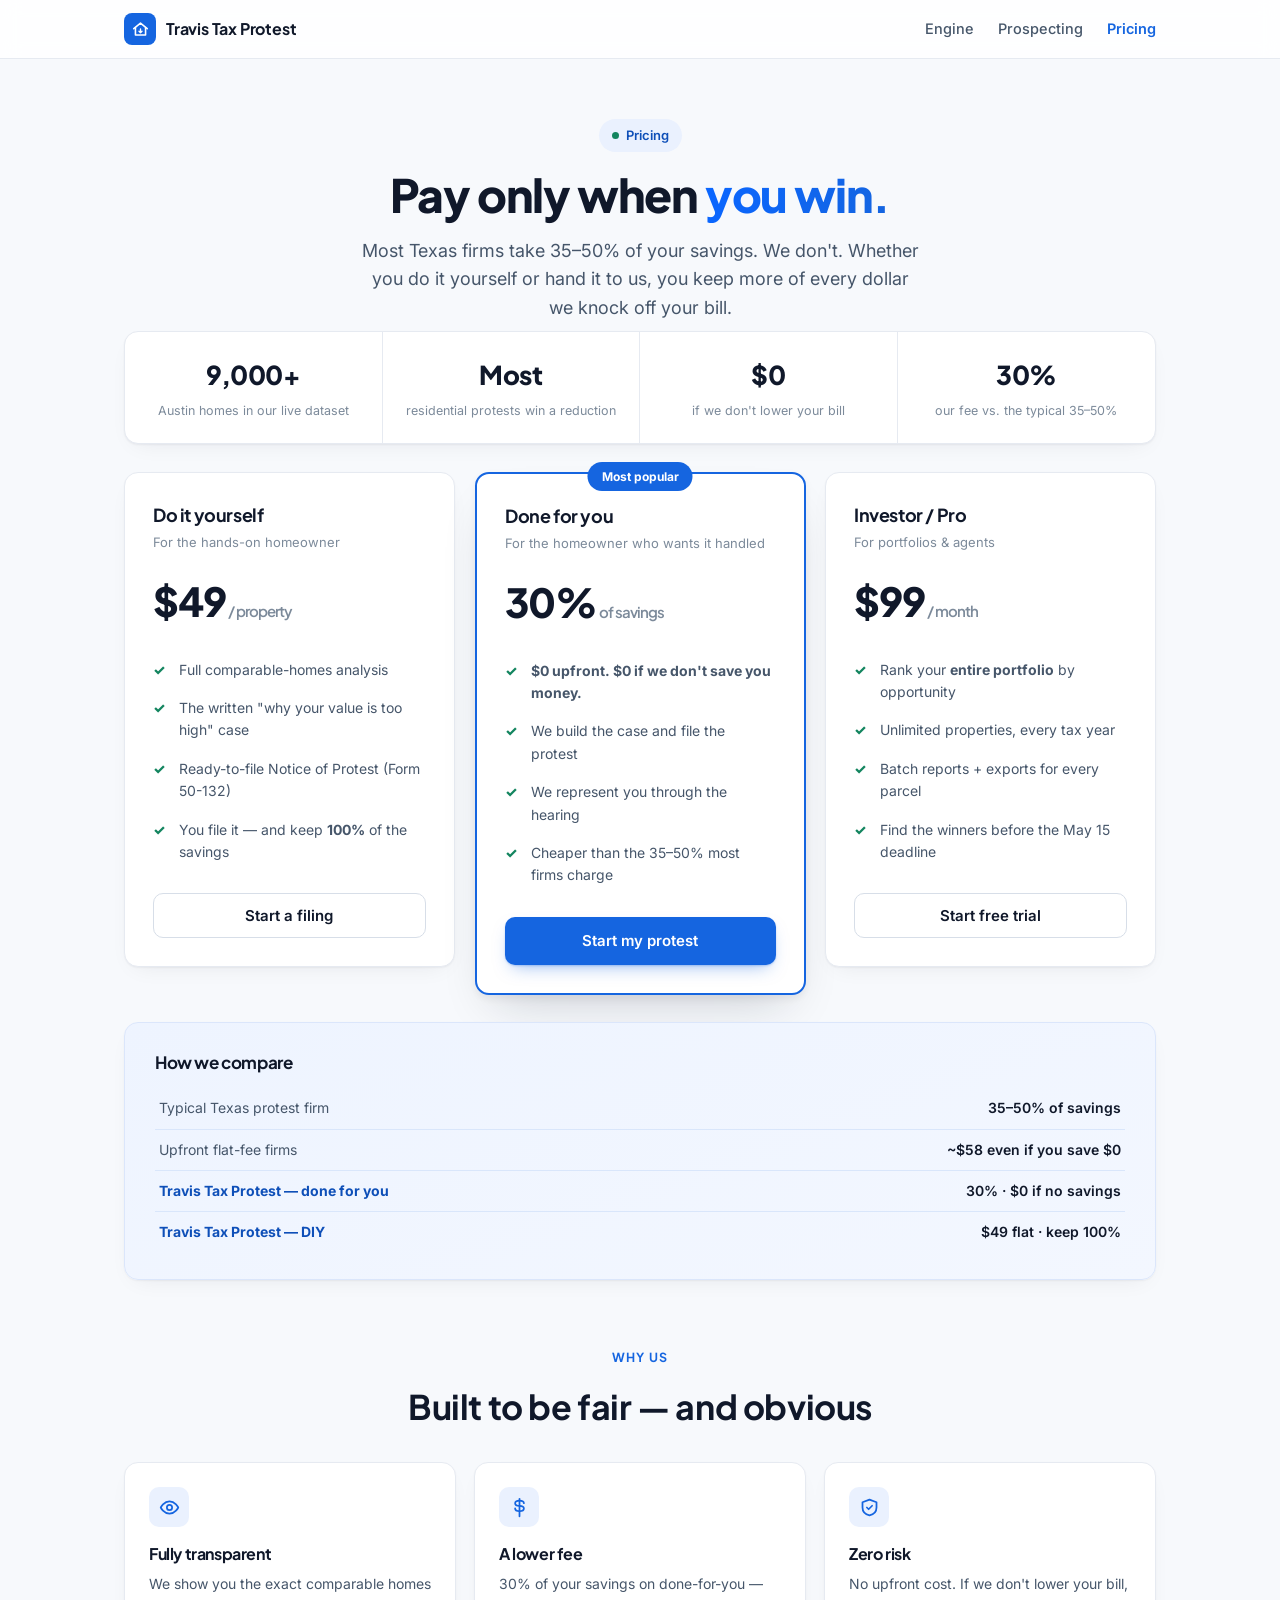
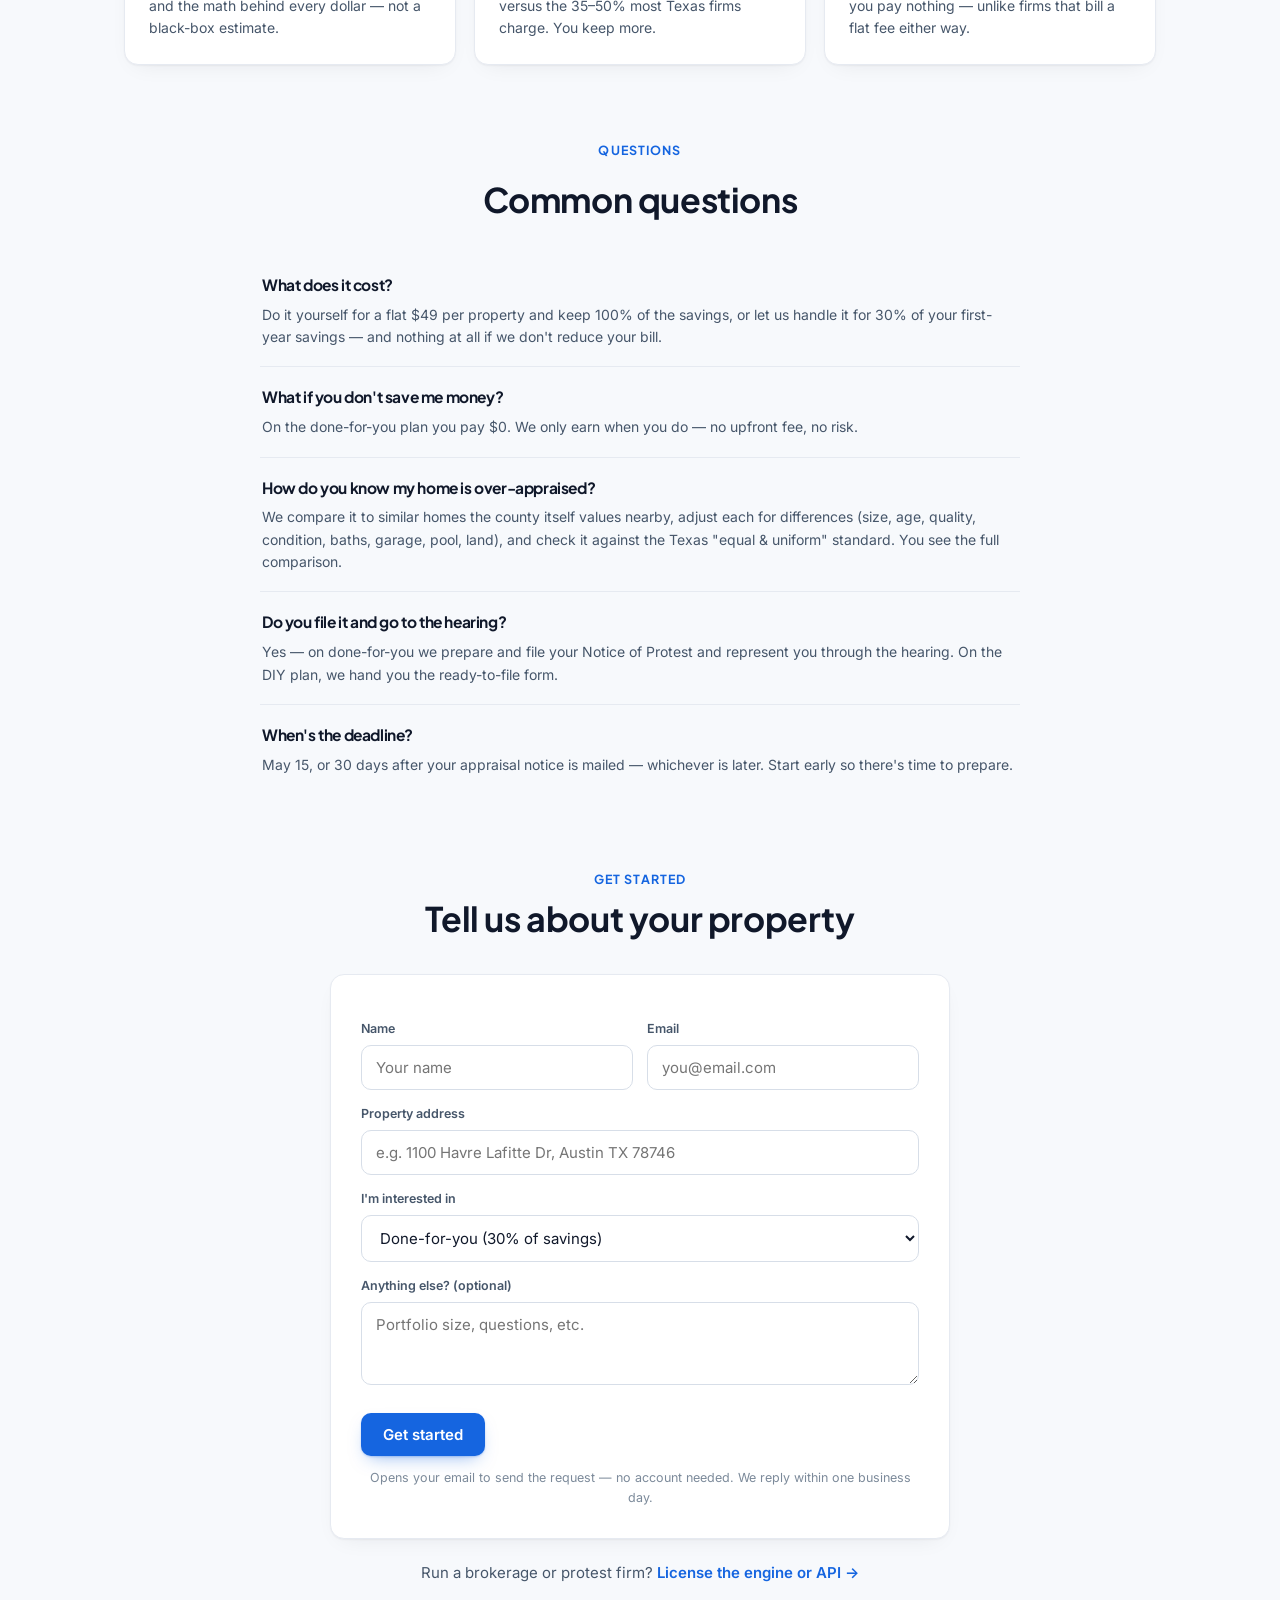
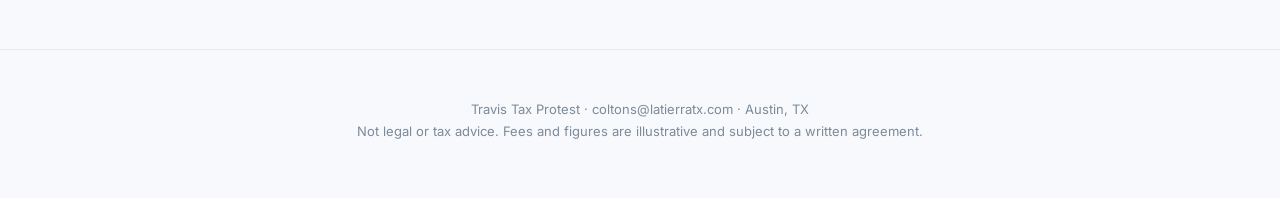
<file: pricing.html>
<!DOCTYPE html>
<html lang="en">
<head>
<meta charset="UTF-8" />
<meta name="viewport" content="width=device-width, initial-scale=1.0" />
<title>Travis Tax Protest — Pricing</title>
<link rel="stylesheet" href="theme.css" />
<style>
  .hero { padding: 60px 0 8px; text-align: center; }
  .hero .display { font-size: clamp(30px, 4.4vw, 46px); max-width: 720px; margin: 18px auto 0; }
  .hero .lede { max-width: 560px; margin: 18px auto 0; }

  .tiers { display: grid; grid-template-columns: repeat(3, 1fr); gap: 20px; align-items: start; }
  .tier { padding: 28px; display: flex; flex-direction: column; }
  .tier.featured { border: 2px solid var(--blue); box-shadow: var(--shadow-lg); position: relative; }
  .tier .badge { position: absolute; top: -12px; left: 50%; transform: translateX(-50%); background: var(--blue); color: #fff; font-size: 12px; font-weight: 700; padding: 5px 14px; border-radius: 999px; }
  .tier h3 { font-size: 18px; }
  .tier .who { color: var(--muted); font-size: 13px; margin: 2px 0 16px; }
  .tier .price { font-family: var(--font-display); font-weight: 800; color: var(--ink); letter-spacing: -1px; }
  .tier .price .big { font-size: 40px; }
  .tier .price .unit { font-size: 15px; color: var(--muted); font-weight: 600; }
  .tier ul { list-style: none; padding: 0; margin: 18px 0 22px; flex: 1; }
  .tier li { padding: 8px 0 8px 26px; position: relative; font-size: 14px; color: var(--ink-soft); }
  .tier li::before { content: "✓"; position: absolute; left: 0; color: var(--green); font-weight: 800; }
  .tier .btn { width: 100%; justify-content: center; }

  .compare { padding: 26px 30px; margin-top: 28px; background: var(--grad-soft); border-color: #dbe6fb; }
  .compare h3 { font-size: 17px; margin-bottom: 12px; }
  .compare table { width: 100%; border-collapse: collapse; font-size: 14px; }
  .compare td { padding: 9px 4px; border-bottom: 1px solid #d9e6fb; color: var(--ink-soft); }
  .compare td:last-child { text-align: right; font-weight: 600; color: var(--ink); }
  .compare tr:last-child td { border-bottom: none; }
  .compare .us { color: var(--blue-dark); font-weight: 700; }

  .lead-form { padding: 30px; max-width: 620px; margin: 0 auto; }
  .lead-form .row { display: grid; grid-template-columns: 1fr 1fr; gap: 14px; }
  .lead-form label { display: block; font-size: 12.5px; font-weight: 600; color: var(--ink-soft); margin: 14px 0 6px; }
  .lead-form input, .lead-form select, .lead-form textarea { width: 100%; padding: 12px 14px; border: 1px solid var(--line-2); border-radius: 10px; font-family: var(--font-body); font-size: 15px; color: var(--ink); background: #fff; }
  .lead-form input:focus, .lead-form select:focus, .lead-form textarea:focus { outline: none; border-color: var(--blue); box-shadow: 0 0 0 3px var(--blue-soft); }
  .lead-form .btn { margin-top: 20px; }
  .lead-note { font-size: 12.5px; color: var(--muted); margin-top: 12px; text-align: center; }

  .firm { text-align: center; margin-top: 22px; color: var(--ink-soft); font-size: 15px; }
  .firm a { color: var(--blue); font-weight: 600; text-decoration: none; }

  .statband { display: grid; grid-template-columns: repeat(4, 1fr); background: var(--surface); border: 1px solid var(--line); border-radius: var(--radius); box-shadow: var(--shadow); overflow: hidden; margin-bottom: 28px; }
  .statband .s { padding: 22px 16px; text-align: center; border-right: 1px solid var(--line); }
  .statband .s:last-child { border-right: none; }
  .statband .n { font-family: var(--font-display); font-size: 26px; font-weight: 800; color: var(--ink); letter-spacing: -.5px; }
  .statband .l { font-size: 12.5px; color: var(--muted); margin-top: 5px; }
  .why { display: grid; grid-template-columns: repeat(3, 1fr); gap: 18px; }
  .why .w { padding: 24px; }
  .why .ic { width: 40px; height: 40px; border-radius: 10px; background: var(--blue-soft); color: var(--blue); display: grid; place-items: center; margin-bottom: 14px; }
  .why .ic svg { width: 21px; height: 21px; }
  .why h4 { font-size: 16px; margin-bottom: 6px; }
  .why p { color: var(--ink-soft); font-size: 14px; margin: 0; }
  .faq { max-width: 760px; margin: 0 auto; }
  .faq .q { padding: 18px 2px; border-bottom: 1px solid var(--line); }
  .faq .q:last-child { border-bottom: none; }
  .faq .q h4 { font-size: 15.5px; margin-bottom: 6px; }
  .faq .q p { color: var(--ink-soft); font-size: 14px; margin: 0; }
  @media (max-width: 820px) { .tiers { grid-template-columns: 1fr; } .lead-form .row { grid-template-columns: 1fr; } .statband { grid-template-columns: 1fr 1fr; } .why { grid-template-columns: 1fr; } }
</style>
</head>
<body>

<nav class="nav">
  <div class="nav-inner">
    <a class="brand" href="index.html"><span class="brand-logo"><svg viewBox="0 0 24 24" fill="none" xmlns="http://www.w3.org/2000/svg"><path d="M3.5 11 12 4l8.5 7" stroke="#fff" stroke-width="2" stroke-linecap="round" stroke-linejoin="round"/><path d="M5.6 9.6V19h12.8V9.6" stroke="#fff" stroke-width="2" stroke-linecap="round" stroke-linejoin="round"/><path d="M12 11.4v4.8m0 0 1.9-1.9M12 16.2l-1.9-1.9" stroke="#fff" stroke-width="1.7" stroke-linecap="round" stroke-linejoin="round"/></svg></span><span class="brand-name">Travis Tax Protest</span></a>
    <div class="nav-links">
      <a href="demo.html">Engine</a>
      <a href="batch.html">Prospecting</a>
      <a href="pricing.html" class="active">Pricing</a>
    </div>
  </div>
</nav>

<header class="hero container">
  <span class="pill"><span class="dot"></span> Pricing</span>
  <h1 class="display">Pay only when <span class="grad">you win.</span></h1>
  <p class="lede">Most Texas firms take 35–50% of your savings. We don't. Whether you do it yourself or hand it to us, you keep more of every dollar we knock off your bill.</p>
</header>

<div class="container">

  <div class="statband">
    <div class="s"><div class="n">9,000+</div><div class="l">Austin homes in our live dataset</div></div>
    <div class="s"><div class="n">Most</div><div class="l">residential protests win a reduction</div></div>
    <div class="s"><div class="n">$0</div><div class="l">if we don't lower your bill</div></div>
    <div class="s"><div class="n">30%</div><div class="l">our fee vs. the typical 35–50%</div></div>
  </div>

  <div class="tiers">
    <div class="card tier">
      <h3>Do it yourself</h3>
      <div class="who">For the hands-on homeowner</div>
      <div class="price"><span class="big">$49</span> <span class="unit">/ property</span></div>
      <ul>
        <li>Full comparable-homes analysis</li>
        <li>The written "why your value is too high" case</li>
        <li>Ready-to-file Notice of Protest (Form 50-132)</li>
        <li>You file it — and keep <strong>100%</strong> of the savings</li>
      </ul>
      <button class="btn btn-ghost" data-plan="Do-it-yourself ($49/property)">Start a filing</button>
    </div>

    <div class="card tier featured">
      <span class="badge">Most popular</span>
      <h3>Done for you</h3>
      <div class="who">For the homeowner who wants it handled</div>
      <div class="price"><span class="big">30%</span> <span class="unit">of savings</span></div>
      <ul>
        <li><strong>$0 upfront. $0 if we don't save you money.</strong></li>
        <li>We build the case and file the protest</li>
        <li>We represent you through the hearing</li>
        <li>Cheaper than the 35–50% most firms charge</li>
      </ul>
      <a class="btn btn-primary" href="start.html">Start my protest</a>
    </div>

    <div class="card tier">
      <h3>Investor / Pro</h3>
      <div class="who">For portfolios &amp; agents</div>
      <div class="price"><span class="big">$99</span> <span class="unit">/ month</span></div>
      <ul>
        <li>Rank your <strong>entire portfolio</strong> by opportunity</li>
        <li>Unlimited properties, every tax year</li>
        <li>Batch reports + exports for every parcel</li>
        <li>Find the winners before the May 15 deadline</li>
      </ul>
      <button class="btn btn-ghost" data-plan="Investor / Pro ($99/month)">Start free trial</button>
    </div>
  </div>

  <div class="card compare">
    <h3>How we compare</h3>
    <table>
      <tr><td>Typical Texas protest firm</td><td>35–50% of savings</td></tr>
      <tr><td>Upfront flat-fee firms</td><td>~$58 even if you save $0</td></tr>
      <tr><td class="us">Travis Tax Protest — done for you</td><td class="us">30% · $0 if no savings</td></tr>
      <tr><td class="us">Travis Tax Protest — DIY</td><td class="us">$49 flat · keep 100%</td></tr>
    </table>
  </div>

  <section class="section">
    <div class="section-head" style="text-align:center">
      <span class="eyebrow">Why us</span>
      <h2 style="margin:10px auto 0">Built to be fair — and obvious</h2>
    </div>
    <div class="why">
      <div class="card w">
        <div class="ic"><svg viewBox="0 0 24 24" fill="none" stroke="currentColor" stroke-width="2" stroke-linecap="round" stroke-linejoin="round"><path d="M2 12s3.5-7 10-7 10 7 10 7-3.5 7-10 7S2 12 2 12Z"/><circle cx="12" cy="12" r="3"/></svg></div>
        <h4>Fully transparent</h4>
        <p>We show you the exact comparable homes and the math behind every dollar — not a black-box estimate.</p>
      </div>
      <div class="card w">
        <div class="ic"><svg viewBox="0 0 24 24" fill="none" stroke="currentColor" stroke-width="2" stroke-linecap="round" stroke-linejoin="round"><path d="M12 2v20"/><path d="M17 7c0-2-2.2-3-5-3s-5 1-5 3 2.2 3 5 3 5 1 5 3-2.2 3-5 3-5-1-5-3"/></svg></div>
        <h4>A lower fee</h4>
        <p>30% of your savings on done-for-you — versus the 35–50% most Texas firms charge. You keep more.</p>
      </div>
      <div class="card w">
        <div class="ic"><svg viewBox="0 0 24 24" fill="none" stroke="currentColor" stroke-width="2" stroke-linecap="round" stroke-linejoin="round"><path d="M12 3l8 3v6c0 5-3.5 8-8 9-4.5-1-8-4-8-9V6l8-3Z"/><path d="m9 12 2 2 4-4"/></svg></div>
        <h4>Zero risk</h4>
        <p>No upfront cost. If we don't lower your bill, you pay nothing — unlike firms that bill a flat fee either way.</p>
      </div>
    </div>
  </section>

  <section class="section">
    <div class="section-head" style="text-align:center">
      <span class="eyebrow">Questions</span>
      <h2 style="margin:10px auto 0">Common questions</h2>
    </div>
    <div class="faq">
      <div class="q"><h4>What does it cost?</h4><p>Do it yourself for a flat $49 per property and keep 100% of the savings, or let us handle it for 30% of your first-year savings — and nothing at all if we don't reduce your bill.</p></div>
      <div class="q"><h4>What if you don't save me money?</h4><p>On the done-for-you plan you pay $0. We only earn when you do — no upfront fee, no risk.</p></div>
      <div class="q"><h4>How do you know my home is over-appraised?</h4><p>We compare it to similar homes the county itself values nearby, adjust each for differences (size, age, quality, condition, baths, garage, pool, land), and check it against the Texas "equal &amp; uniform" standard. You see the full comparison.</p></div>
      <div class="q"><h4>Do you file it and go to the hearing?</h4><p>Yes — on done-for-you we prepare and file your Notice of Protest and represent you through the hearing. On the DIY plan, we hand you the ready-to-file form.</p></div>
      <div class="q"><h4>When's the deadline?</h4><p>May 15, or 30 days after your appraisal notice is mailed — whichever is later. Start early so there's time to prepare.</p></div>
    </div>
  </section>

  <section class="section">
    <div class="section-head" style="text-align:center">
      <span class="eyebrow">Get started</span>
      <h2>Tell us about your property</h2>
    </div>
    <div class="card lead-form">
      <form id="leadForm" onsubmit="return sendLead()">
        <div class="row">
          <div><label for="lf-name">Name</label><input id="lf-name" required placeholder="Your name" /></div>
          <div><label for="lf-email">Email</label><input id="lf-email" type="email" required placeholder="you@email.com" /></div>
        </div>
        <label for="lf-addr">Property address</label>
        <input id="lf-addr" placeholder="e.g. 1100 Havre Lafitte Dr, Austin TX 78746" />
        <label for="lf-plan">I'm interested in</label>
        <select id="lf-plan">
          <option>Done-for-you (30% of savings)</option>
          <option>Do-it-yourself ($49/property)</option>
          <option>Investor / Pro ($99/month)</option>
          <option>Licensing the engine for my firm</option>
        </select>
        <label for="lf-msg">Anything else? (optional)</label>
        <textarea id="lf-msg" rows="3" placeholder="Portfolio size, questions, etc."></textarea>
        <button class="btn btn-primary" type="submit">Get started</button>
      </form>
      <div class="lead-note">Opens your email to send the request — no account needed. We reply within one business day.</div>
    </div>
    <div class="firm">Run a brokerage or protest firm? <a href="#" data-plan="Licensing the engine for my firm" class="firm-link">License the engine or API →</a></div>
  </section>
</div>

<div class="foot">
  Travis Tax Protest · coltons@latierratx.com · Austin, TX<br/>
  Not legal or tax advice. Fees and figures are illustrative and subject to a written agreement.
</div>

<script src="reveal.js"></script>
<script>
  function setPlan(v) {
    var sel = document.getElementById("lf-plan");
    for (var i = 0; i < sel.options.length; i++) if (sel.options[i].value === v || sel.options[i].text === v) sel.selectedIndex = i;
    document.getElementById("leadForm").scrollIntoView({ behavior: "smooth", block: "center" });
    document.getElementById("lf-name").focus();
  }
  [].slice.call(document.querySelectorAll("[data-plan]")).forEach(function (b) {
    b.addEventListener("click", function (e) { e.preventDefault(); setPlan(b.getAttribute("data-plan")); });
  });
  window.sendLead = function () {
    var g = function (id) { return encodeURIComponent(document.getElementById(id).value || ""); };
    var subject = "Travis Tax Protest — " + decodeURIComponent(g("lf-plan"));
    var body = "Name: " + g("lf-name") + "%0D%0AEmail: " + g("lf-email") + "%0D%0AProperty: " + g("lf-addr") +
      "%0D%0APlan: " + g("lf-plan") + "%0D%0A%0D%0A" + g("lf-msg");
    window.location.href = "mailto:coltons@latierratx.com?subject=" + encodeURIComponent(subject) + "&body=" + body;
    return false;
  };
</script>
</body>
</html>
</file>
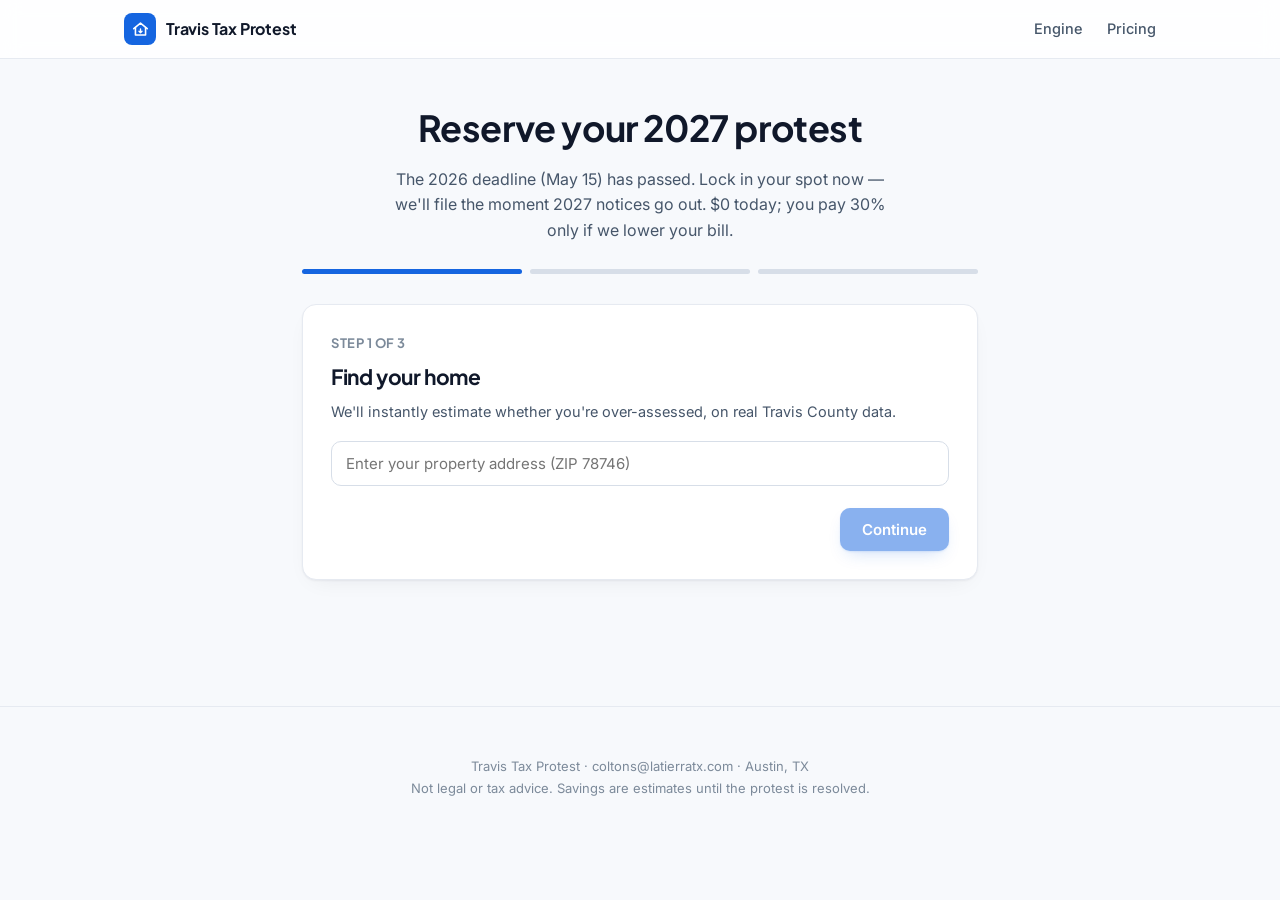
<file: start.html>
<!DOCTYPE html>
<html lang="en">
<head>
<meta charset="UTF-8" />
<meta name="viewport" content="width=device-width, initial-scale=1.0" />
<title>Travis Tax Protest — Start your protest</title>
<link rel="stylesheet" href="theme.css" />
<style>
  .wrap { max-width: 720px; margin: 0 auto; padding: 0 22px 70px; }
  .head { padding: 40px 0 8px; text-align: center; }
  .head h1 { font-size: clamp(26px, 4vw, 36px); }
  .head p { color: var(--ink-soft); font-size: 16px; margin: 10px auto 0; max-width: 520px; }

  .steps-bar { display: flex; gap: 8px; margin: 26px 0 0; }
  .steps-bar .b { flex: 1; height: 5px; border-radius: 999px; background: var(--line-2); }
  .steps-bar .b.on { background: var(--blue); }

  .card { padding: 28px; margin-top: 22px; }
  .step-h { font-family: var(--font-display); font-size: 13px; font-weight: 700; letter-spacing: .04em; text-transform: uppercase; color: var(--muted); margin-bottom: 6px; }
  .card h2 { font-size: 21px; margin-bottom: 6px; }
  .card .sub { color: var(--ink-soft); font-size: 14.5px; margin: 0 0 18px; }

  .search-wrap { position: relative; }
  .search-results { position: absolute; left: 0; right: 0; top: calc(100% + 6px); background: var(--surface); border: 1px solid var(--line-2); border-radius: 12px; box-shadow: var(--shadow-lg); z-index: 30; max-height: 320px; overflow-y: auto; display: none; }
  .search-results.open { display: block; }
  .sr-item { padding: 11px 14px; cursor: pointer; border-bottom: 1px solid var(--line); display: flex; justify-content: space-between; gap: 14px; }
  .sr-item:last-child { border-bottom: none; }
  .sr-item:hover { background: var(--blue-soft); }
  .sr-item .a { font-size: 14px; color: var(--ink); font-weight: 500; }
  .sr-item .v { font-size: 13px; color: var(--muted); white-space: nowrap; }
  .sr-empty { padding: 13px 14px; color: var(--muted); font-size: 13.5px; }

  .estimate { margin-top: 18px; padding: 22px; border-radius: 14px; background: var(--green-soft); border: 1px solid #cdeadd; text-align: center; display: none; }
  .estimate.show { display: block; }
  .estimate.none { background: var(--amber-soft); border-color: #f0e0bd; }
  .estimate .big { font-family: var(--font-display); font-size: 34px; font-weight: 800; color: var(--green); letter-spacing: -1px; }
  .estimate.none .big { color: var(--amber); font-size: 22px; }
  .estimate .l { font-size: 13.5px; color: var(--ink-soft); margin-top: 4px; }

  label { display: block; font-size: 12.5px; font-weight: 600; color: var(--ink-soft); margin: 14px 0 6px; }
  input, .check { width: 100%; padding: 12px 14px; border: 1px solid var(--line-2); border-radius: 10px; font-family: var(--font-body); font-size: 15px; color: var(--ink); background: #fff; }
  input:focus { outline: none; border-color: var(--blue); box-shadow: 0 0 0 3px var(--blue-soft); }
  .row2 { display: grid; grid-template-columns: 1fr 1fr; gap: 14px; }

  .terms { list-style: none; padding: 0; margin: 0 0 16px; }
  .terms li { padding: 10px 0 10px 28px; position: relative; font-size: 14.5px; color: var(--ink-soft); border-bottom: 1px solid var(--line); }
  .terms li:last-child { border-bottom: none; }
  .terms li::before { content: "✓"; position: absolute; left: 2px; color: var(--green); font-weight: 800; }
  .terms li strong { color: var(--ink); }
  .agree { display: flex; gap: 10px; align-items: flex-start; font-size: 14px; color: var(--ink-soft); margin-top: 8px; }
  .agree input { width: auto; margin-top: 3px; }

  .review .r { display: flex; justify-content: space-between; padding: 11px 0; border-bottom: 1px solid var(--line); font-size: 14.5px; }
  .review .r:last-child { border-bottom: none; }
  .review .r .k { color: var(--muted); } .review .r .v { font-weight: 600; color: var(--ink); }

  .nav-btns { display: flex; justify-content: space-between; margin-top: 22px; gap: 12px; }
  .btn:disabled { opacity: .5; cursor: not-allowed; }
  .micro { font-size: 12.5px; color: var(--muted); margin-top: 14px; text-align: center; }

  .done { text-align: center; padding: 40px 24px; display: none; }
  .done.show { display: block; }
  .done .ok { width: 56px; height: 56px; border-radius: 50%; background: var(--green-soft); color: var(--green); display: grid; place-items: center; margin: 0 auto 16px; }
  .done h2 { font-size: 24px; } .done p { color: var(--ink-soft); margin: 10px auto 0; max-width: 440px; }
</style>
</head>
<body>

<nav class="nav">
  <div class="nav-inner">
    <a class="brand" href="index.html"><span class="brand-logo"><svg viewBox="0 0 24 24" fill="none" xmlns="http://www.w3.org/2000/svg"><path d="M3.5 11 12 4l8.5 7" stroke="#fff" stroke-width="2" stroke-linecap="round" stroke-linejoin="round"/><path d="M5.6 9.6V19h12.8V9.6" stroke="#fff" stroke-width="2" stroke-linecap="round" stroke-linejoin="round"/><path d="M12 11.4v4.8m0 0 1.9-1.9M12 16.2l-1.9-1.9" stroke="#fff" stroke-width="1.7" stroke-linecap="round" stroke-linejoin="round"/></svg></span><span class="brand-name">Travis Tax Protest</span></a>
    <div class="nav-links"><a href="demo.html">Engine</a><a href="pricing.html">Pricing</a></div>
  </div>
</nav>

<div class="wrap">
  <div class="head">
    <h1 id="headH1">Start your protest</h1>
    <p id="headP">Three quick steps. No upfront cost — you pay 30% of your savings only if we lower your bill.</p>
    <div class="steps-bar"><div class="b on" id="b1"></div><div class="b" id="b2"></div><div class="b" id="b3"></div></div>
  </div>

  <!-- STEP 1 -->
  <section class="card" id="s1">
    <div class="step-h">Step 1 of 3</div>
    <h2>Find your home</h2>
    <p class="sub">We'll instantly estimate whether you're over-assessed, on real Travis County data.</p>
    <div class="search-wrap">
      <input id="search" placeholder="Enter your property address (ZIP 78746)" autocomplete="off" />
      <div class="search-results" id="results"></div>
    </div>
    <div class="estimate" id="estimate"></div>
    <div class="nav-btns"><span></span><button class="btn btn-primary" id="to2" disabled>Continue</button></div>
  </section>

  <!-- STEP 2 -->
  <section class="card" id="s2" style="display:none">
    <div class="step-h">Step 2 of 3</div>
    <h2>How it works</h2>
    <p class="sub">Simple, contingency-based terms — the same model the big firms use, at a lower rate.</p>
    <ul class="terms">
      <li><strong>You pay nothing upfront.</strong> No fee unless we reduce your appraised value.</li>
      <li><strong>Our fee is 30% of your first-year tax savings</strong> — less than the 35–50% most Texas firms charge.</li>
      <li><strong>We handle it end to end</strong> — build the comparable-homes case, file your Notice of Protest, and represent you through the hearing.</li>
      <li><strong>You authorize us as your agent</strong> for this protest (Texas Comptroller Form 50-162) — we'll send it to e-sign once we confirm your case.</li>
      <li><strong>You're never locked in.</strong> Cancel any time before we file.</li>
    </ul>
    <label class="agree"><input type="checkbox" id="agree" /> <span id="agreeTxt">I understand the 30% contingency terms and want to start my protest.</span></label>
    <div class="nav-btns"><button class="btn btn-ghost" data-back="1">Back</button><button class="btn btn-primary" id="to3" disabled>Continue</button></div>
  </section>

  <!-- STEP 3 -->
  <section class="card" id="s3" style="display:none">
    <div class="step-h">Step 3 of 3</div>
    <h2>Your details</h2>
    <p class="sub">So we can confirm your case and send your agreement to sign.</p>
    <div class="row2">
      <div><label for="fn">First name</label><input id="fn" /></div>
      <div><label for="ln">Last name</label><input id="ln" /></div>
    </div>
    <div class="row2">
      <div><label for="em">Email</label><input id="em" type="email" /></div>
      <div><label for="ph">Phone</label><input id="ph" type="tel" /></div>
    </div>
    <div class="review" id="review" style="margin-top:18px"></div>
    <label class="agree" style="margin-top:14px"><input type="checkbox" id="own" /> I own this property (or am authorized to act for the owner).</label>
    <div class="nav-btns"><button class="btn btn-ghost" data-back="2">Back</button><button class="btn btn-primary" id="submit" disabled>Start my protest</button></div>
    <div class="micro" id="microTxt">This starts your application — no charge now. We'll confirm your case and send the agreement &amp; Form 50-162 to e-sign before anything is filed.</div>
  </section>

  <!-- DONE -->
  <section class="card done" id="done">
    <div class="ok"><svg viewBox="0 0 24 24" width="28" height="28" fill="none" stroke="currentColor" stroke-width="2.4" stroke-linecap="round" stroke-linejoin="round"><path d="m5 13 4 4L19 7"/></svg></div>
    <h2>You're on the list.</h2>
    <p id="doneMsg"></p>
    <div style="margin-top:22px"><a class="btn btn-primary" href="index.html">Back to home</a></div>
  </section>
</div>

<div class="foot">
  Travis Tax Protest · coltons@latierratx.com · Austin, TX<br/>
  Not legal or tax advice. Savings are estimates until the protest is resolved.
</div>

<script src="properties.js?v=3"></script>
<script src="engine.js?v=4"></script>
<script>
  var POOL = window.PROPERTIES || [];
  var fmt = function (n) { return "$" + Math.round(n).toLocaleString("en-US"); };
  var esc = function (s) { return String(s).replace(/[&<>"]/g, function (c) { return { "&": "&amp;", "<": "&lt;", ">": "&gt;", '"': "&quot;" }[c]; }); };
  var chosen = null, result = null;

  // ---- season copy ----
  // The 2026 protest deadline (May 15) has passed, so the funnel reserves 2027 spots.
  // Flip SEASON_OPEN to true when the 2027 season opens (~April 2027) to switch back to "start now".
  var SEASON_OPEN = false;
  var T = SEASON_OPEN ? {
    h1: "Start your protest",
    sub: "Three quick steps. No upfront cost — you pay 30% of your savings only if we lower your bill.",
    submit: "Start my protest",
    agree: "I understand the 30% contingency terms and want to start my protest.",
    micro: "This starts your application — no charge now. We'll confirm your case and send the agreement & Form 50-162 to e-sign before anything is filed.",
    type: "protest application",
    subjectPre: "New protest application — ",
    termsField: "30% contingency accepted; $0 if no savings",
    done: function (name, addr) { return "Thanks, " + name + ". We've received your application for " + addr + ". We'll confirm your case and email your agreement and Form 50-162 to sign — no charge unless we lower your bill."; }
  } : {
    h1: "Reserve your 2027 protest",
    sub: "The 2026 deadline (May 15) has passed. Lock in your spot now — we'll file the moment 2027 notices go out. $0 today; you pay 30% only if we lower your bill.",
    submit: "Lock in my 2027 protest",
    agree: "I want to reserve my 2027 protest on these terms (30% of savings, $0 if none).",
    micro: "This reserves your spot — no charge now and nothing to sign yet. When 2027 notices go out we'll confirm your case and send the agreement & Form 50-162 to e-sign before anything is filed.",
    type: "2027 reservation",
    subjectPre: "New 2027 reservation — ",
    termsField: "Reserved for 2027; 30% contingency; $0 if no savings",
    done: function (name, addr) { return "You're locked in, " + name + ". We've reserved your 2027 protest for " + addr + ". When the county mails 2027 notices next spring, we'll confirm your case and send your agreement and Form 50-162 to sign — no charge unless we lower your bill."; }
  };
  document.getElementById("headH1").textContent = T.h1;
  document.getElementById("headP").textContent = T.sub;
  document.getElementById("agreeTxt").textContent = T.agree;
  document.getElementById("microTxt").textContent = T.micro;
  document.getElementById("submit").textContent = T.submit;

  // ---- step nav ----
  function show(step) {
    ["s1", "s2", "s3"].forEach(function (id, i) { document.getElementById(id).style.display = (i + 1 === step) ? "" : "none"; });
    document.getElementById("b1").className = "b" + (step >= 1 ? " on" : "");
    document.getElementById("b2").className = "b" + (step >= 2 ? " on" : "");
    document.getElementById("b3").className = "b" + (step >= 3 ? " on" : "");
    window.scrollTo({ top: 0, behavior: "smooth" });
  }
  document.getElementById("to2").addEventListener("click", function () { show(2); });
  document.getElementById("to3").addEventListener("click", function () { show(3); fillReview(); });
  [].slice.call(document.querySelectorAll("[data-back]")).forEach(function (b) { b.addEventListener("click", function () { show(+b.getAttribute("data-back")); }); });

  // ---- search + estimate ----
  var resEl = document.getElementById("results");
  function pick(p) {
    chosen = p; result = TTP.valuate(p, POOL);
    document.getElementById("search").value = p.addr; resEl.classList.remove("open");
    var est = document.getElementById("estimate");
    if (result.win) {
      est.className = "estimate show";
      est.innerHTML = '<div class="big">~' + fmt(result.savings) + '/yr</div><div class="l">estimated savings · appraised ' + fmt(result.marketValue) + ' → proposed ' + fmt(result.proposed) + '</div>';
    } else {
      est.className = "estimate show none";
      est.innerHTML = '<div class="big">Looks fairly assessed</div><div class="l">' + (result.cappedNoSavings ? "the homestead cap blocks savings this year — we\'ll watch it for next cycle" : "we don\'t see an over-assessment right now — start anyway and we\'ll keep monitoring") + '</div>';
    }
    document.getElementById("to2").disabled = false;
  }
  document.getElementById("search").addEventListener("input", function () {
    var q = this.value.trim().toLowerCase();
    document.getElementById("to2").disabled = true;
    if (q.length < 2) { resEl.classList.remove("open"); return; }
    var hits = [], i;
    for (i = 0; i < POOL.length && hits.length < 8; i++) if (POOL[i].addr.toLowerCase().indexOf(q) !== -1) hits.push(POOL[i]);
    if (!hits.length) { resEl.innerHTML = '<div class="sr-empty">We\'re live in ZIP 78746 today and expanding — enter your details on the next steps and we\'ll follow up for your area.</div>'; resEl.classList.add("open"); document.getElementById("to2").disabled = false; return; }
    resEl.innerHTML = hits.map(function (h) { return '<div class="sr-item" data-i="' + POOL.indexOf(h) + '"><span class="a">' + esc(h.addr) + '</span><span class="v">' + fmt(h.marketValue) + '</span></div>'; }).join("");
    resEl.classList.add("open");
    [].slice.call(resEl.querySelectorAll(".sr-item")).forEach(function (el) { el.addEventListener("click", function () { pick(POOL[+el.getAttribute("data-i")]); }); });
  });
  document.addEventListener("click", function (e) { if (!e.target.closest(".search-wrap")) resEl.classList.remove("open"); });

  // ---- step 2 / 3 gating ----
  document.getElementById("agree").addEventListener("change", function () { document.getElementById("to3").disabled = !this.checked; });
  function checkSubmit() {
    var ok = document.getElementById("fn").value && document.getElementById("em").value && document.getElementById("own").checked;
    document.getElementById("submit").disabled = !ok;
  }
  ["fn", "ln", "em", "ph"].forEach(function (id) { document.getElementById(id).addEventListener("input", checkSubmit); });
  document.getElementById("own").addEventListener("change", checkSubmit);

  function fillReview() {
    var r = document.getElementById("review");
    if (!chosen) { r.innerHTML = ""; return; }
    r.innerHTML =
      '<div class="r"><span class="k">Property</span><span class="v">' + esc(chosen.addr.split(",")[0]) + '</span></div>' +
      '<div class="r"><span class="k">Appraised value</span><span class="v">' + fmt(chosen.marketValue) + '</span></div>' +
      (result.win ? '<div class="r"><span class="k">Estimated savings</span><span class="v" style="color:var(--green)">~' + fmt(result.savings) + '/yr</span></div>' : '') +
      '<div class="r"><span class="k">Our fee</span><span class="v">30% of savings · $0 if none</span></div>';
  }

  // ---- submit ----
  // PASTE YOUR FORM ENDPOINT HERE to capture applications (e.g. Formspree: "https://formspree.io/f/abcd1234").
  // Leave blank and it falls back to opening an email. See INTEGRATIONS.md for the Airtable/Formspree setup.
  var FORM_ENDPOINT = "";

  function showDone(name, addrShort) {
    document.getElementById("s3").style.display = "none";
    document.querySelector(".head").style.display = "none";
    document.getElementById("done").classList.add("show");
    document.getElementById("doneMsg").textContent = T.done(name, addrShort);
    window.scrollTo({ top: 0, behavior: "smooth" });
  }
  function mailtoFallback(d) {
    var body = "Type: " + d.type + "%0D%0AName: " + d.name + "%0D%0AEmail: " + d.email + "%0D%0APhone: " + d.phone +
      "%0D%0AProperty: " + d.property + "%0D%0ATCAD acct: " + d.tcad_account + "%0D%0AAppraised: " + d.appraised_value +
      "%0D%0AEst. savings/yr: " + d.est_annual_savings + "%0D%0ATerms: " + d.terms;
    window.location.href = "mailto:coltons@latierratx.com?subject=" + encodeURIComponent(d._subject) + "&body=" + body;
  }
  document.getElementById("submit").addEventListener("click", function () {
    var addrShort = chosen ? chosen.addr.split(",")[0] : "your property";
    var name = document.getElementById("fn").value;
    var data = {
      name: name + " " + document.getElementById("ln").value,
      email: document.getElementById("em").value,
      phone: document.getElementById("ph").value,
      property: chosen ? chosen.addr : "(address not in current dataset)",
      tcad_account: chosen ? chosen.acct : "",
      appraised_value: chosen ? chosen.marketValue : "",
      est_annual_savings: result && result.win ? Math.round(result.savings) : 0,
      type: T.type,
      terms: T.termsField,
      _subject: T.subjectPre + addrShort
    };
    if (FORM_ENDPOINT) {
      fetch(FORM_ENDPOINT, { method: "POST", headers: { "Content-Type": "application/json", "Accept": "application/json" }, body: JSON.stringify(data) })
        .then(function () { showDone(name, addrShort); })
        .catch(function () { mailtoFallback(data); showDone(name, addrShort); });
    } else {
      mailtoFallback(data); showDone(name, addrShort);
    }
  });

  // preselect a property if arriving from the engine (?acct=)
  (function () { var a = new URLSearchParams(location.search).get("acct"); if (a) { var p = POOL.find(function (x) { return x.acct === a; }); if (p) pick(p); } })();
</script>
</body>
</html>
</file>
<file: theme.css>
/* Travis Tax Protest — shared theme (clean, light, real-estate / Zillow-inspired) */

@import url('https://fonts.googleapis.com/css2?family=Plus+Jakarta+Sans:wght@500;600;700;800&family=Inter:wght@400;500;600&display=swap');

:root {
  --bg:        #f7f9fc;
  --surface:   #ffffff;
  --ink:       #10182a;
  --ink-soft:  #46566a;
  --muted:     #7c8a9a;
  --line:      #e6eaf1;
  --line-2:    #d7dee8;

  --blue:      #1565e0;
  --blue-dark: #0e4fb8;
  --blue-soft: #eaf1fe;
  --green:     #13855f;
  --green-soft:#e7f5ef;
  --amber:     #b7791f;
  --amber-soft:#fbf2e0;
  --red:       #c2362f;

  --grad:      linear-gradient(90deg, #0a66ff, #1565e0);
  --grad-soft: linear-gradient(160deg, #eef4ff 0%, #f3f7ff 100%);

  --font-display: 'Plus Jakarta Sans', -apple-system, BlinkMacSystemFont, 'Segoe UI', sans-serif;
  --font-body:    'Inter', -apple-system, BlinkMacSystemFont, 'Segoe UI', sans-serif;
  --font-mono:    'Plus Jakarta Sans', ui-monospace, sans-serif;

  --radius: 14px;
  --shadow:    0 1px 2px rgba(16,24,42,.05), 0 8px 24px -12px rgba(16,24,42,.10);
  --shadow-lg: 0 4px 10px rgba(16,24,42,.06), 0 24px 48px -20px rgba(16,24,42,.20);
}

* { box-sizing: border-box; }
html { scroll-behavior: smooth; }
body {
  margin: 0;
  font-family: var(--font-body);
  color: var(--ink);
  background: var(--bg);
  line-height: 1.6;
  -webkit-font-smoothing: antialiased;
}

.container { max-width: 1080px; margin: 0 auto; padding: 0 24px; }
.narrow { max-width: 880px; }

/* Nav */
.nav { position: sticky; top: 0; z-index: 50; background: rgba(255,255,255,.85); backdrop-filter: saturate(1.4) blur(10px); -webkit-backdrop-filter: saturate(1.4) blur(10px); border-bottom: 1px solid var(--line); }
.nav-inner { max-width: 1080px; margin: 0 auto; padding: 13px 24px; display: flex; align-items: center; justify-content: space-between; gap: 16px; }
.brand { display: flex; align-items: center; gap: 10px; text-decoration: none; }
.brand-logo { width: 32px; height: 32px; border-radius: 8px; background: var(--blue); display: grid; place-items: center; font-family: var(--font-display); font-weight: 800; color: #fff; font-size: 14px; }
.brand-name { font-family: var(--font-display); font-weight: 700; color: var(--ink); font-size: 16px; letter-spacing: -.2px; }
.nav-links { display: flex; gap: 24px; align-items: center; }
.nav-links a { color: var(--ink-soft); text-decoration: none; font-size: 14.5px; font-weight: 500; transition: color .15s ease; }
.nav-links a:hover { color: var(--ink); }
.nav-links a.active { color: var(--blue); font-weight: 600; }

/* Type */
.eyebrow { font-family: var(--font-display); font-size: 12.5px; font-weight: 700; letter-spacing: .09em; text-transform: uppercase; color: var(--blue); }
h1, h2, h3, h4 { font-family: var(--font-display); color: var(--ink); margin: 0; letter-spacing: -.4px; }
.display { font-size: clamp(34px, 5.4vw, 56px); font-weight: 800; line-height: 1.06; letter-spacing: -1.2px; }
.grad { background: var(--grad); -webkit-background-clip: text; background-clip: text; color: transparent; }
.lede { color: var(--ink-soft); font-size: 18px; line-height: 1.6; }
.mono { font-family: var(--font-mono); font-variant-numeric: tabular-nums; }

/* Cards (.glass kept as alias so existing markup works) */
.card, .glass { background: var(--surface); border: 1px solid var(--line); border-radius: var(--radius); box-shadow: var(--shadow); }
.glass-hover { transition: transform .18s ease, box-shadow .22s ease, border-color .2s ease; }
.glass-hover:hover { transform: translateY(-3px); box-shadow: var(--shadow-lg); border-color: var(--line-2); }

/* Buttons */
.btn { display: inline-flex; align-items: center; gap: 8px; font-family: var(--font-body); font-weight: 600; font-size: 15px; padding: 12px 22px; border-radius: 10px; border: none; cursor: pointer; text-decoration: none; transition: transform .12s ease, box-shadow .2s ease, background .15s ease, border-color .15s ease; }
.btn-primary { background: var(--blue); color: #fff; box-shadow: 0 1px 2px rgba(21,101,224,.25), 0 8px 18px -8px rgba(21,101,224,.5); }
.btn-primary:hover { background: var(--blue-dark); transform: translateY(-1px); }
.btn-ghost { background: var(--surface); color: var(--ink); border: 1px solid var(--line-2); }
.btn-ghost:hover { background: var(--bg); border-color: var(--muted); transform: translateY(-1px); }

/* Pills / tags */
.pill { display: inline-flex; align-items: center; gap: 7px; font-family: var(--font-body); font-size: 13px; font-weight: 600; padding: 6px 13px; border-radius: 999px; background: var(--blue-soft); color: var(--blue-dark); }
.dot { width: 7px; height: 7px; border-radius: 50%; background: var(--green); }
.tag { display: inline-block; font-family: var(--font-body); font-size: 12px; font-weight: 600; padding: 3px 10px; border-radius: 999px; }
.tag.green { background: var(--green-soft); color: var(--green); }
.tag.blue  { background: var(--blue-soft); color: var(--blue-dark); }
.tag.mute  { background: #eef1f5; color: var(--muted); }
.tag.amber { background: var(--amber-soft); color: var(--amber); }
.tag.red   { background: #fbe9e8; color: var(--red); }

/* Forms */
select.field, input.field { width: 100%; padding: 13px 14px; border-radius: 11px; border: 1px solid var(--line-2); background: var(--surface); color: var(--ink); font-family: var(--font-body); font-size: 15px; transition: border-color .15s ease, box-shadow .15s ease; }
select.field { cursor: pointer; }
select.field:focus, input.field:focus { outline: none; border-color: var(--blue); box-shadow: 0 0 0 3px var(--blue-soft); }
.field-label { display: block; font-size: 12.5px; font-weight: 600; letter-spacing: .02em; color: var(--ink-soft); margin-bottom: 8px; }

/* Tables */
.data { width: 100%; border-collapse: collapse; font-size: 13px; }
.data th, .data td { text-align: right; padding: 11px 13px; border-bottom: 1px solid var(--line); white-space: nowrap; }
.data th:first-child, .data td:first-child { text-align: left; }
.data thead th { font-size: 11px; letter-spacing: .03em; text-transform: uppercase; color: var(--muted); font-weight: 600; background: var(--bg); }
.data tbody tr { transition: background .12s ease; }
.data tbody tr:hover { background: var(--blue-soft); }
.data .num { font-variant-numeric: tabular-nums; }
.tbl-scroll { overflow-x: auto; border: 1px solid var(--line); border-radius: 12px; }

/* Sections */
.section { padding: 64px 0 8px; }
.section-head { margin-bottom: 28px; }
.section-head h2 { font-size: clamp(24px, 3.2vw, 34px); font-weight: 700; }
.section-head p { color: var(--ink-soft); font-size: 16.5px; margin: 10px 0 0; max-width: 640px; }
.foot { text-align: center; color: var(--muted); font-size: 13px; padding: 48px 0 56px; line-height: 1.7; border-top: 1px solid var(--line); margin-top: 56px; }
.foot code { font-family: var(--font-mono); background: #eef1f5; padding: 2px 7px; border-radius: 6px; color: var(--ink-soft); }

.fade-up { opacity: 0; transform: translateY(14px); animation: fadeUp .6s cubic-bezier(.2,.7,.2,1) forwards; }
@keyframes fadeUp { to { opacity: 1; transform: none; } }

/* Reveal-on-scroll (class added by reveal.js only) */
.reveal { opacity: 0; transform: translateY(24px); transition: opacity .7s cubic-bezier(.2,.7,.2,1), transform .7s cubic-bezier(.2,.7,.2,1); will-change: opacity, transform; }
.reveal.in { opacity: 1; transform: none; }
@media (prefers-reduced-motion: reduce) { .reveal { opacity: 1; transform: none; transition: none; } }

/* Brand logo holds an inline SVG */
.brand-logo svg { width: 19px; height: 19px; display: block; }

/* Photo helpers */
.photo-band { position: relative; border-radius: var(--radius); overflow: hidden; box-shadow: var(--shadow); }
.photo-band img { width: 100%; height: 100%; object-fit: cover; display: block; }
.credit { color: var(--muted); font-size: 11.5px; }
.credit a { color: var(--muted); }
</file>
